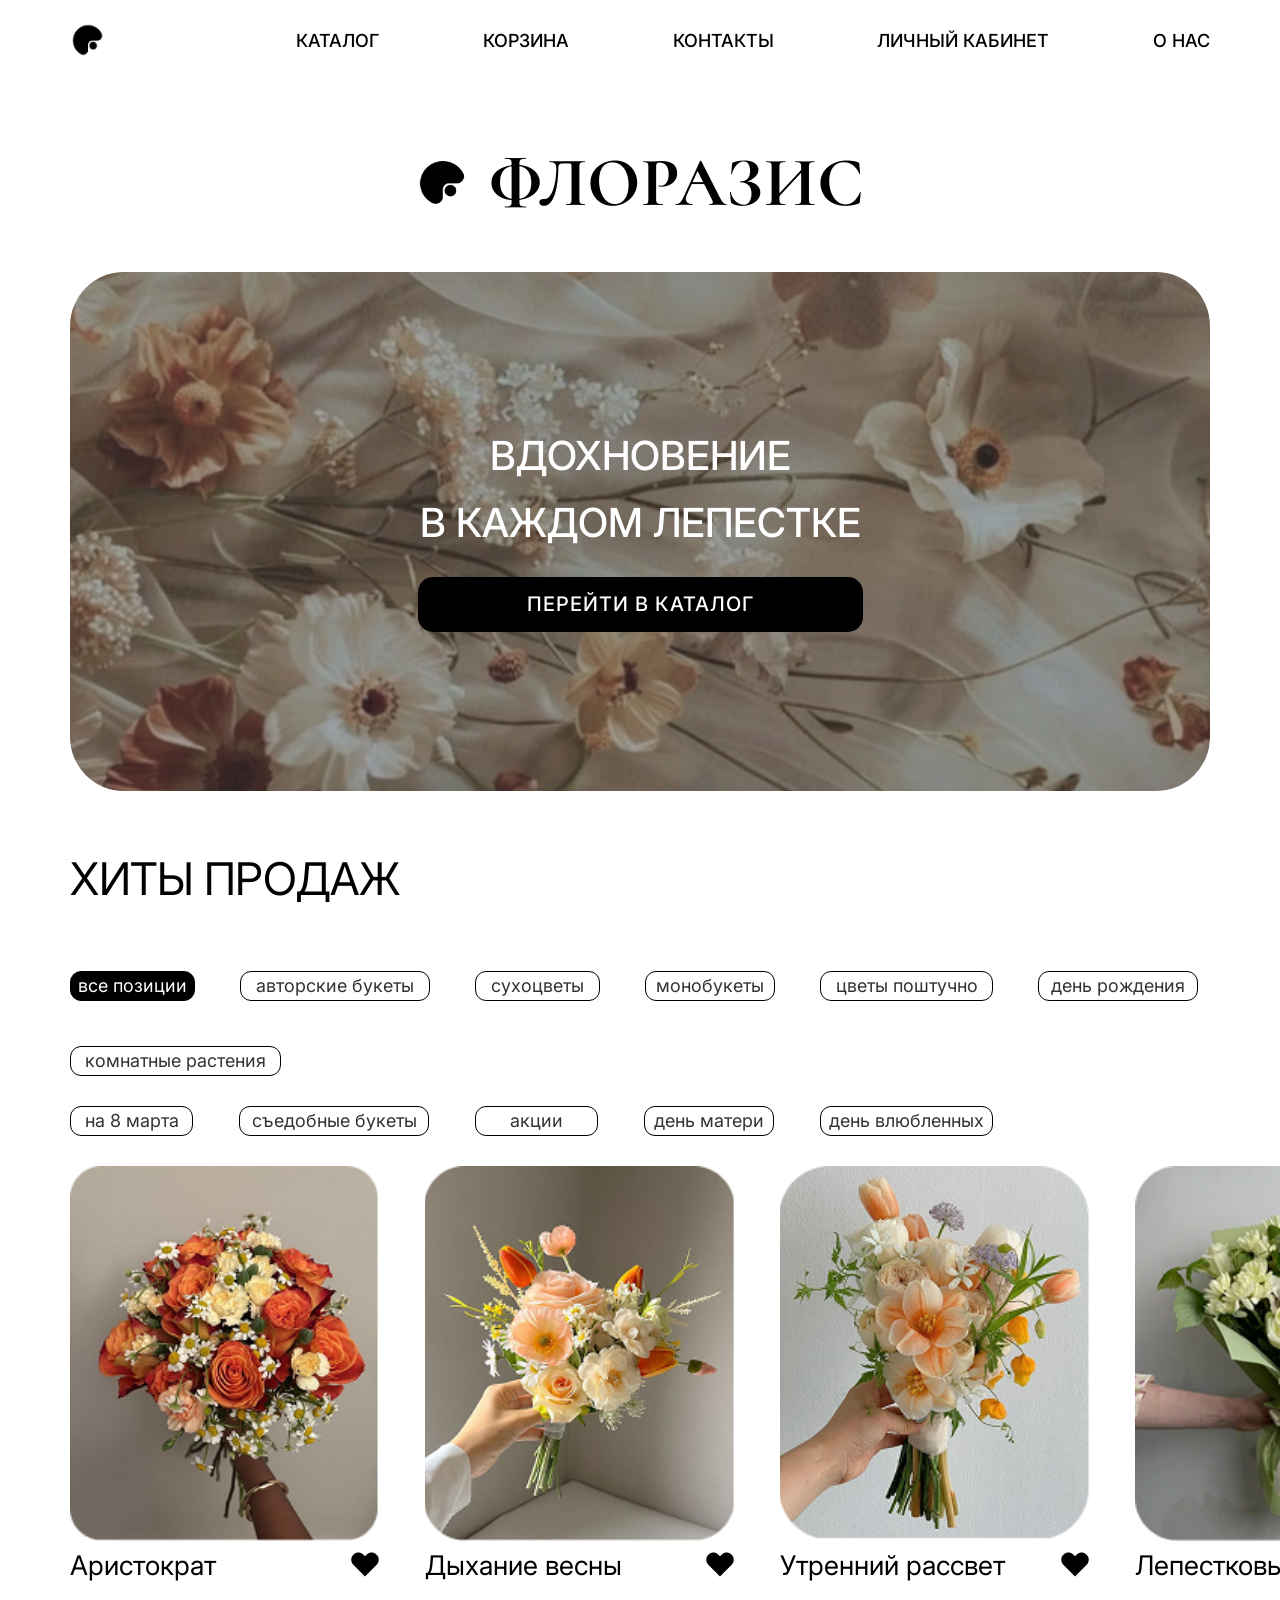
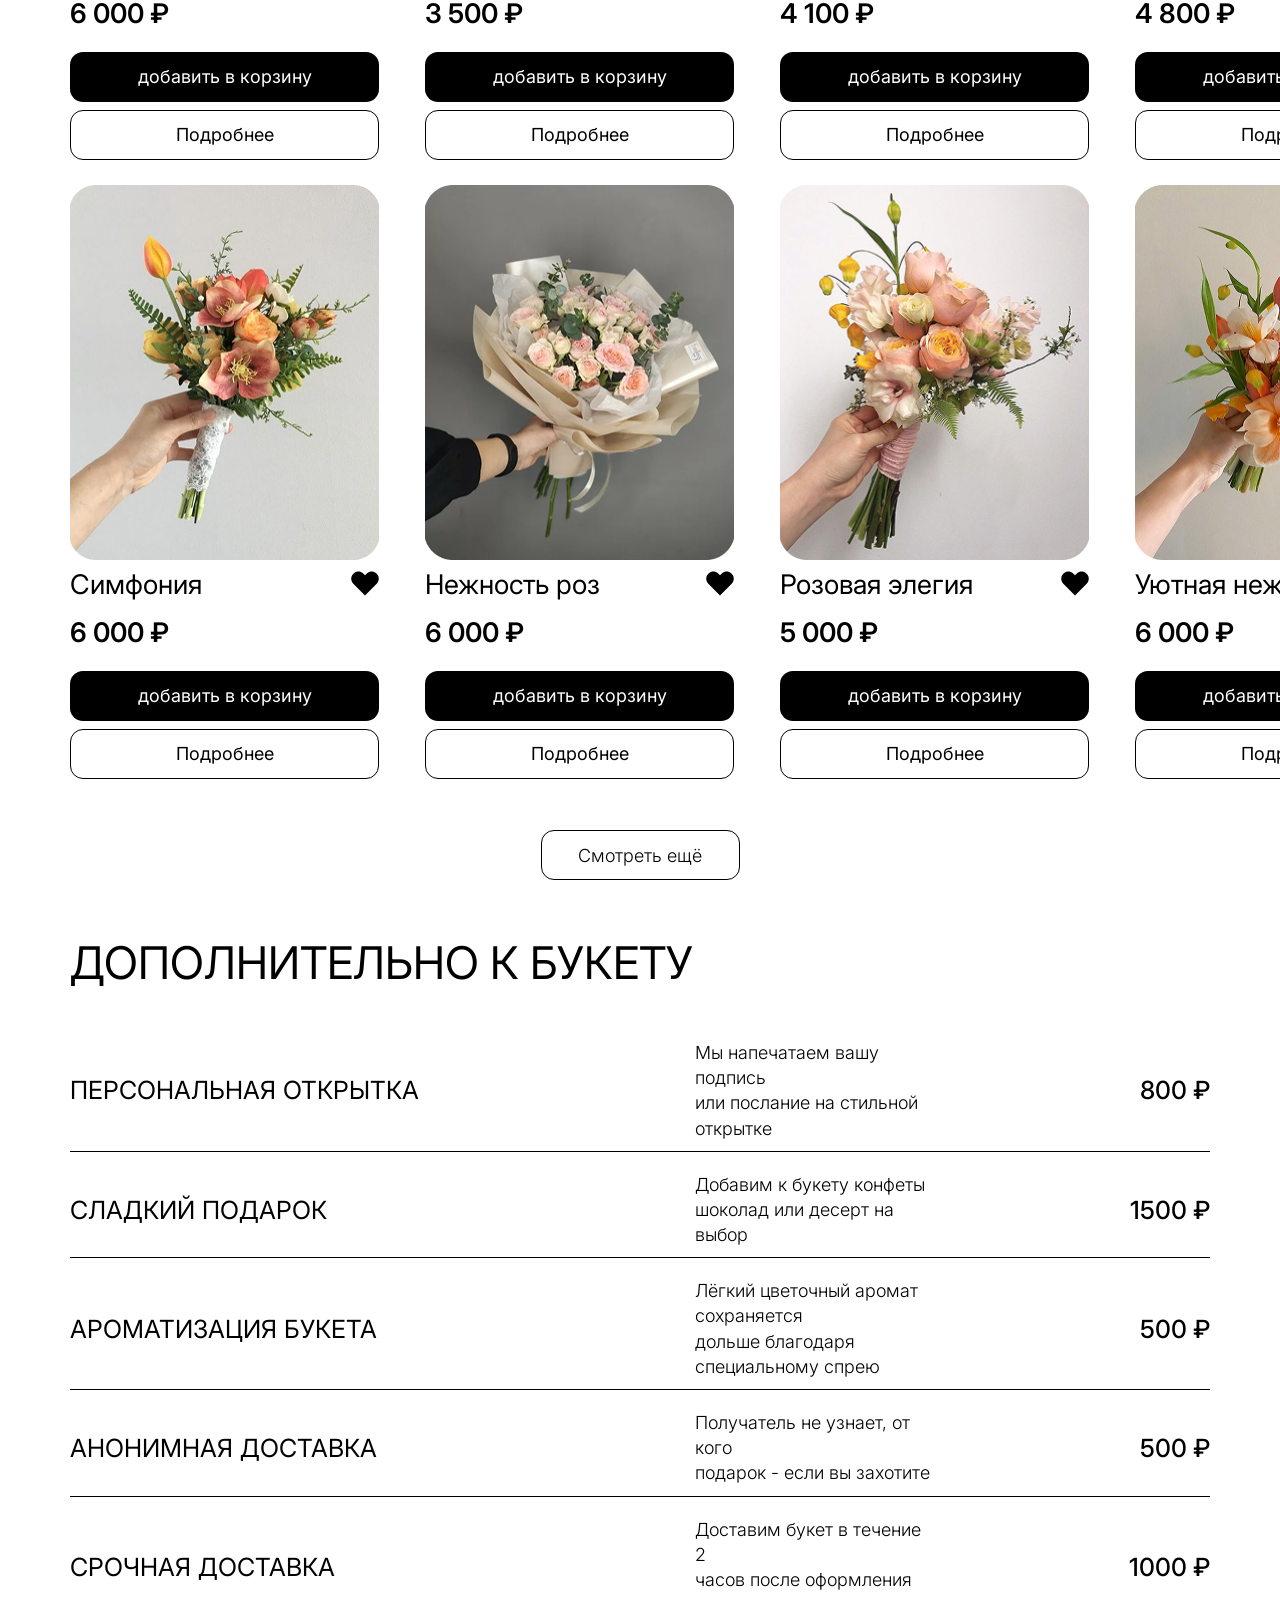
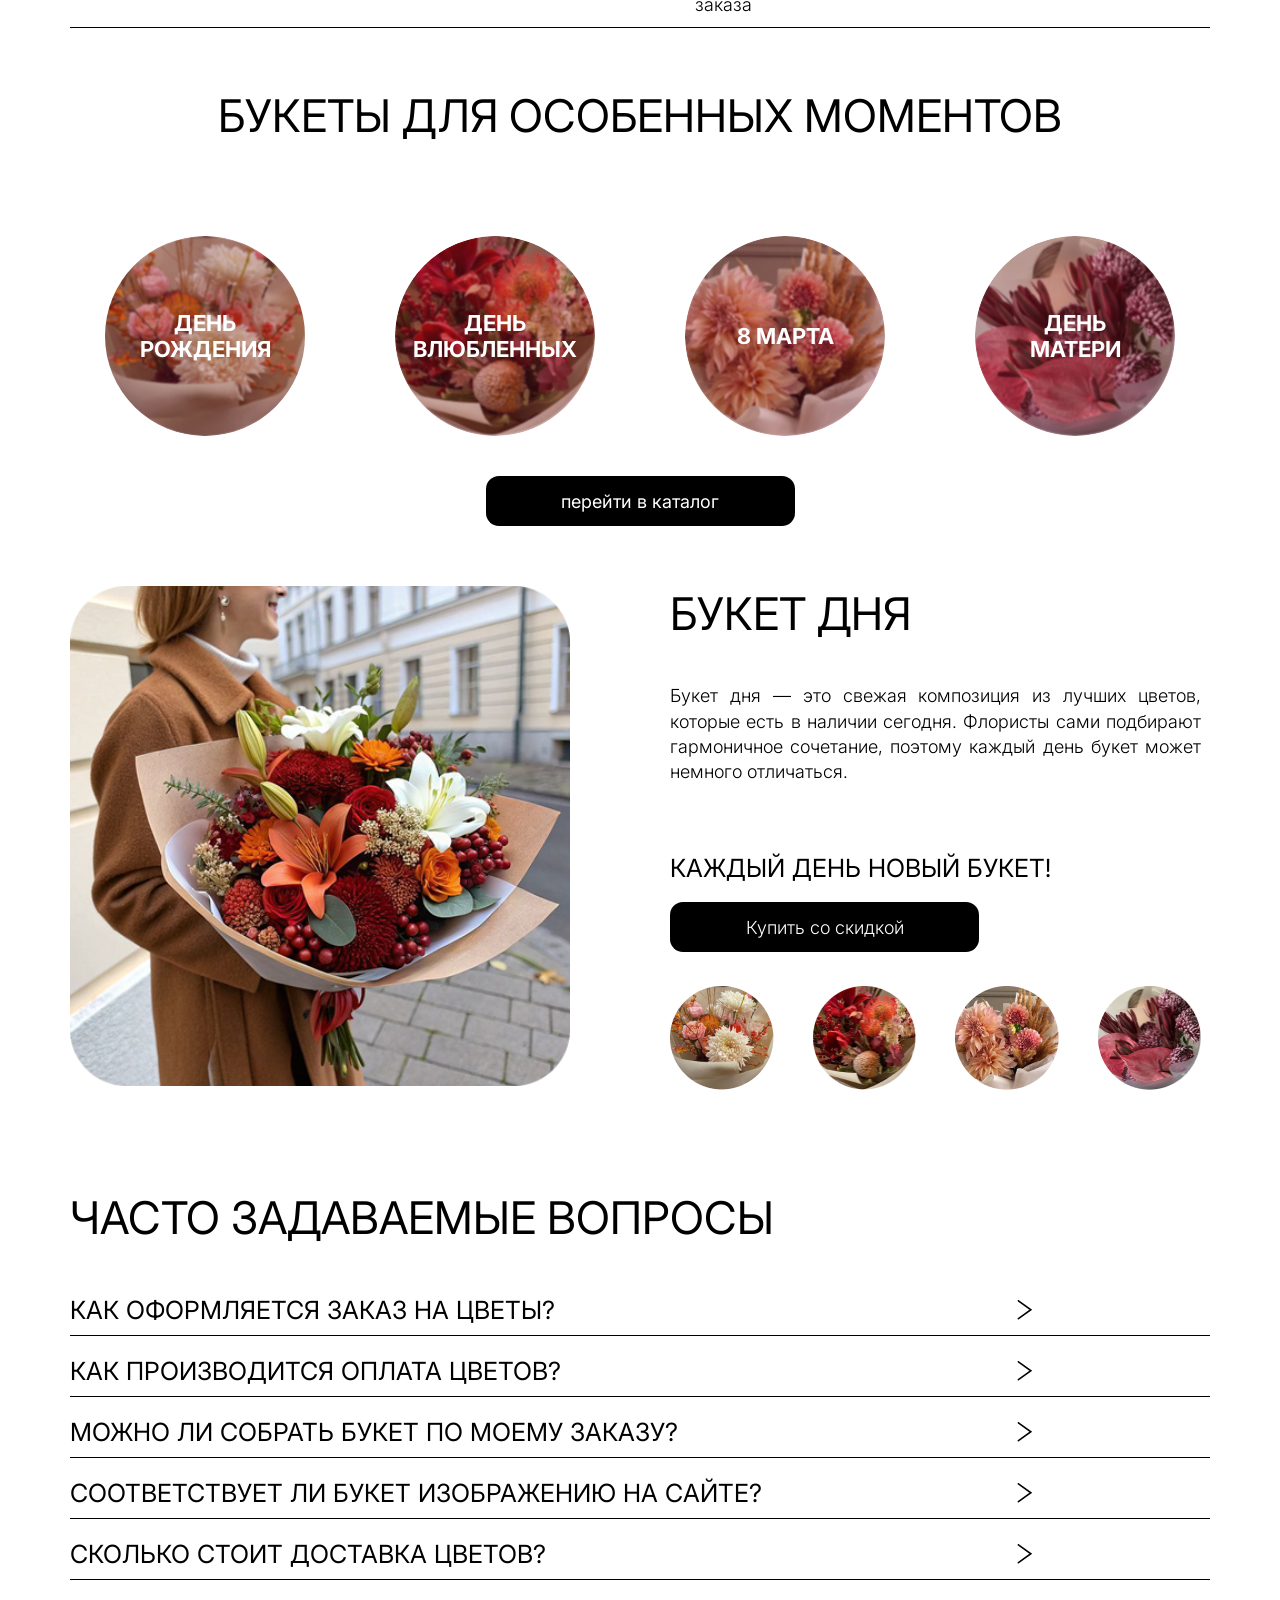
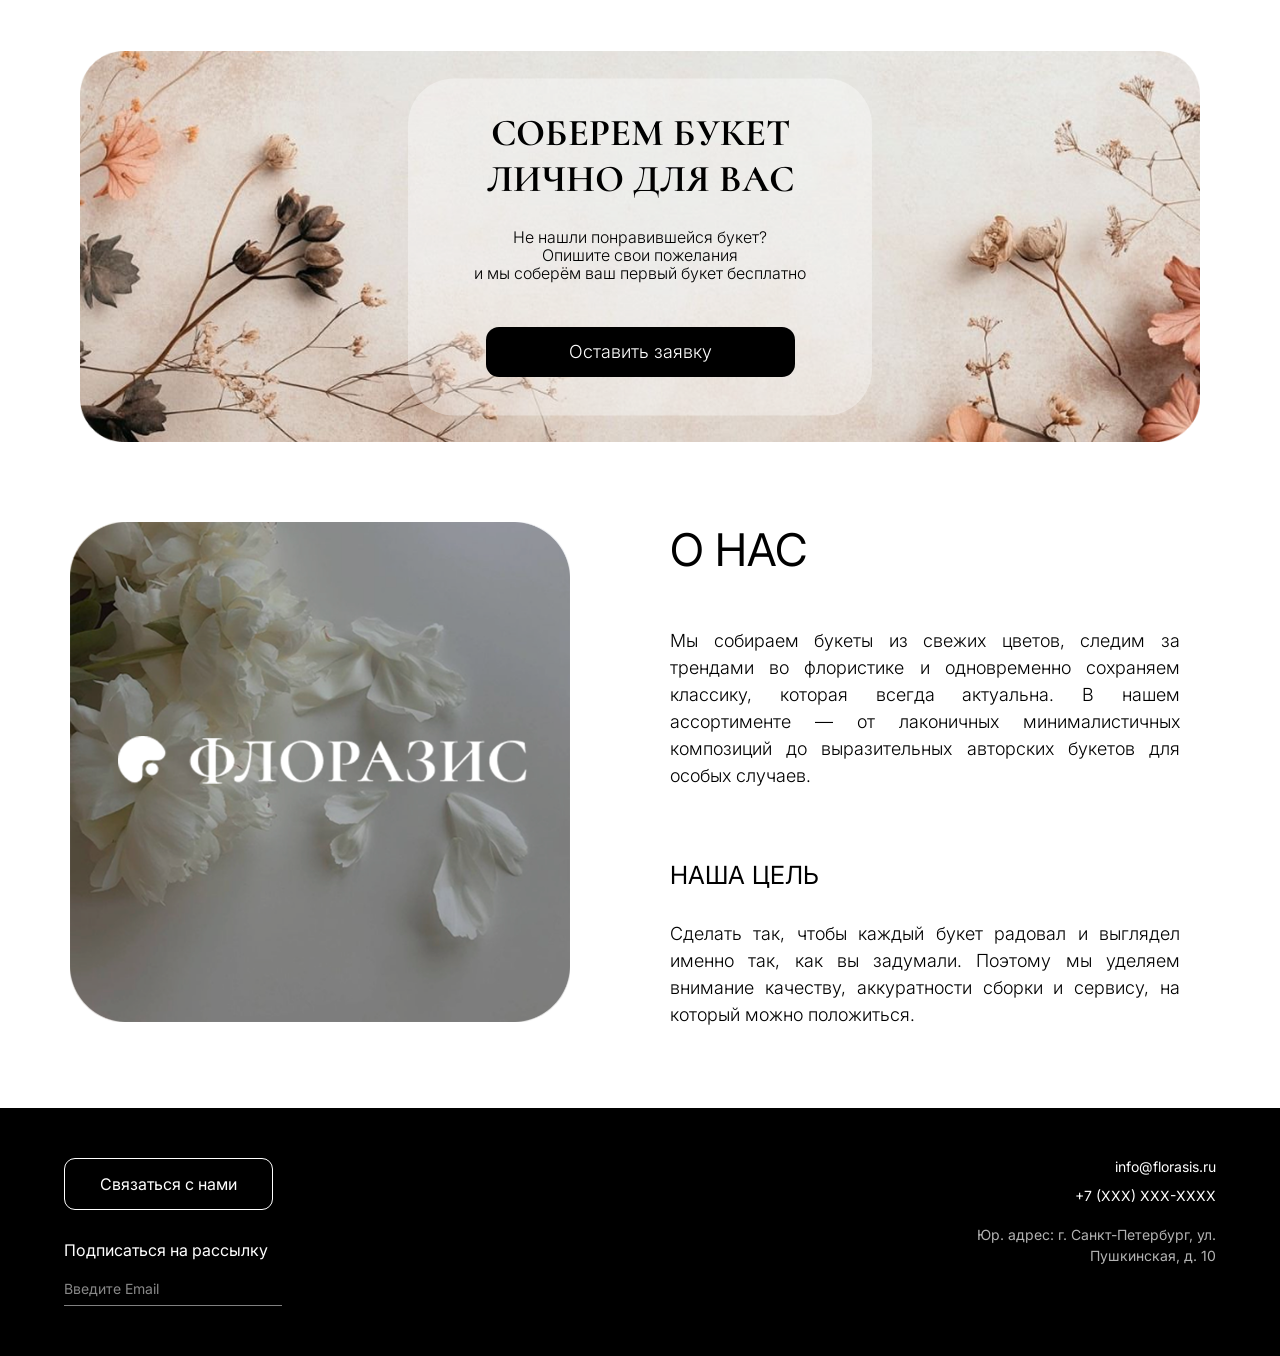
<file: index.html>
<!DOCTYPE html>
<html lang="en">
<head>
    <meta charset="UTF-8">
    <meta name="viewport" content="width=device-width, initial-scale=1.0">
    <link rel="preconnect" href="https://fonts.googleapis.com">
    <link rel="preconnect" href="https://fonts.gstatic.com" crossorigin>
    <link href="https://fonts.googleapis.com/css2?family=Cormorant:ital,wght@0,300..700;1,300..700&family=Inter:ital,opsz,wght@0,14..32,100..900;1,14..32,100..900&display=swap" rel="stylesheet">
    <link rel="preconnect" href="https://fonts.googleapis.com">
    <link rel="preconnect" href="https://fonts.gstatic.com" crossorigin>
    <link href="https://fonts.googleapis.com/css2?family=Inter:ital,opsz,wght@0,14..32,100..900;1,14..32,100..900&display=swap" rel="stylesheet">
    <link rel="stylesheet" type="text/css" href="main/style.css">
    <link rel="stylesheet" type="text/css" href="adaptive.css">
    <link rel="stylesheet" type="text/css" href="header.css">
    <title>Главная страница</title>
</head>

<body>
    <div class="container">
        <header>
            <div class="logo-wrapper">
                <a href="index.html"><img src="main/image/1.png" alt="Logo" class="logo-image"></a>
            </div>

            <nav class="navigation">
                <ol>
                    <li><a href="catalog.html">Каталог</a></li>
                    <li><a href="cart.html">Корзина</a></li>
                    <li><a href="#">Контакты</a></li>
                    <li><a href="account.html">Личный кабинет</a></li>
                    <li><a href="index.html">О нас</a></li>
                </ol>
            </nav>

            <button class="burger-btn" id="burgerBtn">
                <span></span>
                <span></span>
                <span></span>
            </button>
        </header>

        <div class="mobile-menu" id="mobileMenu">
            <button class="close-btn" id="closeBtn">✕</button>
            <nav>
                <ul>
                    <li><a href="catalog.html">Каталог</a></li>
                    <li><a href="cart.html">Корзина</a></li>
                    <li><a href="#">Контакты</a></li>
                    <li><a href="account.html">Личный кабинет</a></li>
                    <li><a href="index.html">О нас</a></li>
                </ul>
            </nav>
        </div>

        <div class="menu-overlay" id="menuOverlay"></div>

        <section class="hero">
            <div class="hero-header">
                <img src="main/image/1.png" alt="Logo" class="hero-logo">
                <h1 class="hero-title">Флоразис</h1>
            </div>
            <div class="hero-image-wrapper">
                 <img src="main/image/2.jpg" alt="Главное фото" class="hero-image">
                 <div class="hero-overlay">
                     <div class="hero-subtitle">
                        <span>ВДОХНОВЕНИЕ</span>
                         <span>В КАЖДОМ ЛЕПЕСТКЕ</span>
                    </div>
                    <a href="catalog.html" class="btn" style="display:flex;align-items:center;justify-content:center;text-decoration:none;">ПЕРЕЙТИ В КАТАЛОГ</a>
                 </div>
             </div>
        </section>

        <section class="hits">
            <h2 class="hits-title">ХИТЫ ПРОДАЖ</h2>
            <div class="hits-filters">
                <div class="filters-row">
                    <button class="filter-btn active" style="width: 125px; height: 30px;">все позиции</button>
                    <button class="filter-btn" style="width: 190px; height: 30px;">авторские букеты</button>
                    <button class="filter-btn" style="width: 125px; height: 30px;">сухоцветы</button>
                    <button class="filter-btn" style="width: 130px; height: 30px;">монобукеты</button>
                    <button class="filter-btn" style="width: 173px; height: 30px;">цветы поштучно</button>
                    <button class="filter-btn" style="width: 160px; height: 30px;">день рождения</button>
                    <button class="filter-btn" style="width: 211px; height: 30px;">комнатные растения</button>
                </div>
                <div class="filters-row">
                    <button class="filter-btn" style="width: 123px; height: 30px;">на 8 марта</button>
                    <button class="filter-btn" style="width: 190px; height: 30px;">съедобные букеты</button>
                    <button class="filter-btn" style="width: 123px; height: 30px;">акции</button>
                    <button class="filter-btn" style="width: 130px; height: 30px;">день матери</button>
                    <button class="filter-btn" style="width: 173px; height: 30px;">день влюбленных</button>
                </div>
            </div>
        </section>

        <section class="products-section">
            <div class="products-grid">
                <div class="product-card">
                    <img src="main/image/3.png" alt="Product" class="product-image">
                    <div class="product-content">
                        <div class="product-header">
                            <h3 class="product-title">Аристократ</h3>
                            <img src="main/image/7.svg" alt="Избранное" class="product-like">
                        </div>
                        <div class="product-price">6 000 ₽</div>
                        <button class="product-button-cart">добавить в корзину</button>
                        <a href="cartochka.html" class="product-button-details">Подробнее</a>
                    </div>
                </div>
                <div class="product-card">
                    <img src="main/image/4.png" alt="Product" class="product-image">
                    <div class="product-content">
                        <div class="product-header">
                            <h3 class="product-title">Дыхание весны</h3>
                            <img src="main/image/7.svg" alt="Избранное" class="product-like">
                        </div>
                        <div class="product-price">3 500 ₽</div>
                        <button class="product-button-cart">добавить в корзину</button>
                        <a href="cartochka.html" class="product-button-details">Подробнее</a>
                    </div>
                </div>
                <div class="product-card">
                    <img src="main/image/5.png" alt="Product" class="product-image">
                    <div class="product-content">
                        <div class="product-header">
                            <h3 class="product-title">Утренний рассвет</h3>
                            <img src="main/image/7.svg" alt="Избранное" class="product-like">
                        </div>
                        <div class="product-price">4 100 ₽</div>
                        <button class="product-button-cart">добавить в корзину</button>
                        <a href="cartochka.html" class="product-button-details">Подробнее</a>
                    </div>
                </div>
                <div class="product-card">
                    <img src="main/image/6.png" alt="Product" class="product-image">
                    <div class="product-content">
                        <div class="product-header">
                            <h3 class="product-title">Лепестковый сон</h3>
                            <img src="main/image/7.svg" alt="Избранное" class="product-like">
                        </div>
                        <div class="product-price">4 800 ₽</div>
                        <button class="product-button-cart">добавить в корзину</button>
                        <a href="cartochka.html" class="product-button-details">Подробнее</a>
                    </div>
                </div>
            </div>
        </section>

        <section class="products-section">
            <div class="products-grid">
                <div class="product-card">
                    <img src="main/image/8.png" alt="Product" class="product-image">
                    <div class="product-content">
                        <div class="product-header">
                            <h3 class="product-title">Симфония</h3>
                            <img src="main/image/7.svg" alt="Избранное" class="product-like">
                        </div>
                        <div class="product-price">6 000 ₽</div>
                        <button class="product-button-cart">добавить в корзину</button>
                        <a href="cartochka.html" class="product-button-details">Подробнее</a>
                    </div>
                </div>
                <div class="product-card">
                    <img src="main/image/9.png" alt="Product" class="product-image">
                    <div class="product-content">
                        <div class="product-header">
                            <h3 class="product-title">Нежность роз</h3>
                            <img src="main/image/7.svg" alt="Избранное" class="product-like">
                        </div>
                        <div class="product-price">6 000 ₽</div>
                        <button class="product-button-cart">добавить в корзину</button>
                        <a href="cartochka.html" class="product-button-details">Подробнее</a>
                    </div>
                </div>
                <div class="product-card">
                    <img src="main/image/10.png" alt="Product" class="product-image">
                    <div class="product-content">
                        <div class="product-header">
                            <h3 class="product-title">Розовая элегия</h3>
                            <img src="main/image/7.svg" alt="Избранное" class="product-like">
                        </div>
                        <div class="product-price">5 000 ₽</div>
                        <button class="product-button-cart">добавить в корзину</button>
                        <a href="cartochka.html" class="product-button-details">Подробнее</a>
                    </div>
                </div>
                <div class="product-card">
                    <img src="main/image/11.png" alt="Product" class="product-image">
                    <div class="product-content">
                        <div class="product-header">
                            <h3 class="product-title">Уютная нежность</h3>
                            <img src="main/image/7.svg" alt="Избранное" class="product-like">
                        </div>
                        <div class="product-price">6 000 ₽</div>
                        <button class="product-button-cart">добавить в корзину</button>
                        <a href="cartochka.html" class="product-button-details">Подробнее</a>
                    </div>
                </div>
            </div>
            <div class="view-more-wrapper">
                <a href="#" class="view-more-btn">Смотреть ещё</a>
            </div>
        </section>

        <section class="additional-section">
            <h2 class="additional-title">ДОПОЛНИТЕЛЬНО К БУКЕТУ</h2>
            
            <div class="additional-row">
                <div class="additional-item">
                    <h3 class="additional-item-title">ПЕРСОНАЛЬНАЯ ОТКРЫТКА</h3>
                </div>
                <div class="additional-description">
                    <p>Мы напечатаем вашу подпись<br>или послание на стильной открытке</p>
                </div>
                <div class="additional-price">800 ₽</div>
            </div>
            <div class="additional-line"></div>
            
            <div class="additional-row">
                <div class="additional-item">
                    <h3 class="additional-item-title">СЛАДКИЙ ПОДАРОК</h3>
                </div>
                <div class="additional-description">
                    <p>Добавим к букету конфеты<br>шоколад или десерт на выбор</p>
                </div>
                <div class="additional-price">1500 ₽</div>
            </div>
            <div class="additional-line"></div>
            
            <div class="additional-row">
                <div class="additional-item">
                    <h3 class="additional-item-title">АРОМАТИЗАЦИЯ БУКЕТА</h3>
                </div>
                <div class="additional-description">
                    <p>Лёгкий цветочный аромат сохраняется <br>дольше благодаря специальному спрею</p>
                </div>
                <div class="additional-price">500 ₽</div>
            </div>
            <div class="additional-line"></div>
            
            <div class="additional-row">
                <div class="additional-item">
                    <h3 class="additional-item-title">АНОНИМНАЯ ДОСТАВКА</h3>
                </div>
                <div class="additional-description">
                    <p>Получатель не узнает, от кого<br>подарок - если вы захотите</p>
                </div>
                <div class="additional-price">500 ₽</div>
            </div>
            <div class="additional-line"></div>
            
            <div class="additional-row">
                <div class="additional-item">
                    <h3 class="additional-item-title">СРОЧНАЯ ДОСТАВКА</h3>
                </div>
                <div class="additional-description">
                    <p>Доставим букет в течение 2<br>часов после оформления заказа</p>
                </div>
                <div class="additional-price">1000 ₽</div>
            </div>
            <div class="additional-line"></div>
        </section>

        <section class="special-moments-section">
            <div style="height: 40px;"></div>
            <h2 class="special-moments-title">БУКЕТЫ ДЛЯ ОСОБЕННЫХ МОМЕНТОВ</h2>
            
            <div class="moments-grid">
                <button class="moment-card">
                    <img src="main/image/12.png" alt="День рождения" class="moment-image">
                    <div class="moment-overlay">ДЕНЬ<br>РОЖДЕНИЯ</div>
                </button>
                <button class="moment-card">
                    <img src="main/image/13.png" alt="День влюбленных" class="moment-image">
                    <div class="moment-overlay">ДЕНЬ<br>ВЛЮБЛЕННЫХ</div>
                </button>
                <button class="moment-card">
                    <img src="main/image/14.png" alt="8 марта" class="moment-image">
                    <div class="moment-overlay">8 МАРТА</div>
                </button>
                <button class="moment-card">
                    <img src="main/image/15.png" alt="День матери" class="moment-image">
                    <div class="moment-overlay">ДЕНЬ<br>МАТЕРИ</div>
                </button>
            </div>
            
            <div class="moments-cart-button-wrapper">
                <button class="moments-cart-btn">перейти в каталог</button>
            </div>
        </section>

        <section class="daily-bouquet-section">
            <div class="daily-bouquet-container">
                <div class="daily-bouquet-left">
                    <img src="main/image/20.png" alt="Букет дня" class="daily-bouquet-main-image">
                </div>
                <div class="daily-bouquet-right">
                    <h2 class="daily-bouquet-title">БУКЕТ ДНЯ</h2>
                    <p class="daily-bouquet-description">
                        Букет дня — это свежая композиция из лучших цветов, которые есть в наличии сегодня. Флористы сами подбирают гармоничное сочетание, поэтому каждый день букет может немного отличаться.
                    </p>
                    <div class="daily-bouquet-quote">КАЖДЫЙ ДЕНЬ НОВЫЙ БУКЕТ!</div>
                    <button class="daily-bouquet-btn">Купить со скидкой</button>
                </div>
            </div>
            <div class="daily-bouquet-gallery">
                <img src="main/image/16.png" alt="Букет 1" class="gallery-image">
                <img src="main/image/17.png" alt="Букет 2" class="gallery-image">
                <img src="main/image/18.png" alt="Букет 3" class="gallery-image">
                <img src="main/image/19.png" alt="Букет 4" class="gallery-image">
            </div>
        </section>

        <section class="faq-section">
            <div style="height: 100px;"></div>
            <h2 class="faq-title">ЧАСТО ЗАДАВАЕМЫЕ ВОПРОСЫ</h2>
            
            <div class="faq-item">
                <div class="faq-question-wrapper">
                    <div class="faq-question">КАК ОФОРМЛЯЕТСЯ ЗАКАЗ НА ЦВЕТЫ?</div>
                    <button class="faq-toggle">
                        <img src="main/image/21.svg" alt="toggle">
                    </button>
                </div>
                <div class="faq-line"></div>
            </div>
            
            <div class="faq-item">
                <div class="faq-question-wrapper">
                    <div class="faq-question">КАК ПРОИЗВОДИТСЯ ОПЛАТА ЦВЕТОВ?</div>
                    <button class="faq-toggle">
                        <img src="main/image/21.svg" alt="toggle">
                    </button>
                </div>
                <div class="faq-line"></div>
            </div>
            
            <div class="faq-item">
                <div class="faq-question-wrapper">
                    <div class="faq-question">МОЖНО ЛИ СОБРАТЬ БУКЕТ ПО МОЕМУ ЗАКАЗУ?</div>
                    <button class="faq-toggle">
                        <img src="main/image/21.svg" alt="toggle">
                    </button>
                </div>
                <div class="faq-line"></div>
            </div>
            
            <div class="faq-item">
                <div class="faq-question-wrapper">
                    <div class="faq-question">СООТВЕТСТВУЕТ ЛИ БУКЕТ ИЗОБРАЖЕНИЮ НА САЙТЕ?</div>
                    <button class="faq-toggle">
                        <img src="main/image/21.svg" alt="toggle">
                    </button>
                </div>
                <div class="faq-line"></div>
            </div>
            
            <div class="faq-item">
                <div class="faq-question-wrapper">
                    <div class="faq-question">СКОЛЬКО СТОИТ ДОСТАВКА ЦВЕТОВ?</div>
                    <button class="faq-toggle">
                        <img src="main/image/21.svg" alt="toggle">
                    </button>
                </div>
                <div class="faq-line"></div>
            </div>
        </section>

        <div class="custom-bouquet-wrap">
            <section class="custom-bouquet-section">
                <div class="custom-bouquet-wrapper">
                    <img src="main/image/22.png" alt="Букет" class="custom-bouquet-image">
                    <div class="custom-bouquet-overlay">
                        <div class="custom-bouquet-card"></div>
                        <h2 class="custom-bouquet-title">СОБЕРЕМ БУКЕТ<br>ЛИЧНО ДЛЯ ВАС</h2>
                        <div class="custom-bouquet-description">
                            <p>Не нашли понравившейся букет?</p>
                            <p>Опишите свои пожелания</p>
                            <p>и мы соберём ваш первый букет бесплатно</p>
                        </div>
                        <button class="custom-bouquet-btn">Оставить заявку</button>
                    </div>
                </div>
            </section>
        </div>

        <div style="height: 80px;"></div>
        <section class="about-section">
            <div class="about-container">
                <div class="about-left">
                    <img src="main/image/24.png" alt="О нас" class="about-image">
                </div>
                <div class="about-right-blocks">
                    <div class="about-block about-block-title">
                        <h2 class="about-title">О НАС</h2>
                    </div>
                    <div class="about-block about-block-text1">
                        <p class="about-text">
                            Мы собираем букеты из свежих цветов, следим за трендами во флористике и одновременно сохраняем классику, которая всегда актуальна. В нашем ассортименте — от лаконичных минималистичных композиций до выразительных авторских букетов для особых случаев.
                        </p>
                    </div>
                    <div class="about-block about-block-subtitle">
                        <h3 class="about-subtitle">НАША ЦЕЛЬ</h3>
                    </div>
                    <div class="about-block about-block-text2">
                        <p class="about-text">
                            Сделать так, чтобы каждый букет радовал и выглядел именно так, как вы задумали. Поэтому мы уделяем внимание качеству, аккуратности сборки и сервису, на который можно положиться.
                        </p>
                    </div>
                </div>
            </div>
        </section>
    </div> 

<div style="height: 80px;"></div>
<footer class="footer">
    <div class="footer-container">
        <div class="footer-left">
            <button class="footer-contact-btn">Связаться с нами</button>
            <p class="footer-subscribe-title">Подписаться на рассылку</p>
            <div class="email-wrapper">
                <input type="email" placeholder="Введите Email" class="footer-email-input">
                <div class="footer-email-line"></div>
            </div>
        </div>
        <div class="footer-right">
            <p class="footer-email-link">info@florasis.ru</p>
            <p class="footer-phone">+7 (XXX) XXX-XXXX</p>
            <p class="footer-address-line">Юр. адрес: г. Санкт-Петербург, ул.</p>
            <p class="footer-address-line">Пушкинская, д. 10</p>
        </div>
    </div>
</footer>


    
<script>
    (function() {
        const burger = document.getElementById('burgerBtn');
        const mobileMenu = document.getElementById('mobileMenu');
        const overlay = document.getElementById('menuOverlay');
        const closeBtn = document.getElementById('closeBtn');
        
        if (!burger || !mobileMenu || !overlay) return;
        
        function closeMenu() {
            mobileMenu.classList.remove('open');
            overlay.classList.remove('active');
            burger.classList.remove('active');
            document.body.style.overflow = '';
        }
        
        function openMenu() {
            mobileMenu.classList.add('open');
            overlay.classList.add('active');
            burger.classList.add('active');
            document.body.style.overflow = 'hidden';
        }
        
        burger.addEventListener('click', function() {
            if (mobileMenu.classList.contains('open')) {
                closeMenu();
            } else {
                openMenu();
            }
        });
        
        if (closeBtn) {
            closeBtn.addEventListener('click', closeMenu);
        }

        overlay.addEventListener('click', closeMenu);
        
        const menuLinks = mobileMenu.querySelectorAll('a');
        menuLinks.forEach(function(link) {
            link.addEventListener('click', function(e) {
                closeMenu();
            });
        });
    })();
</script>

</body>
</html>
</file>
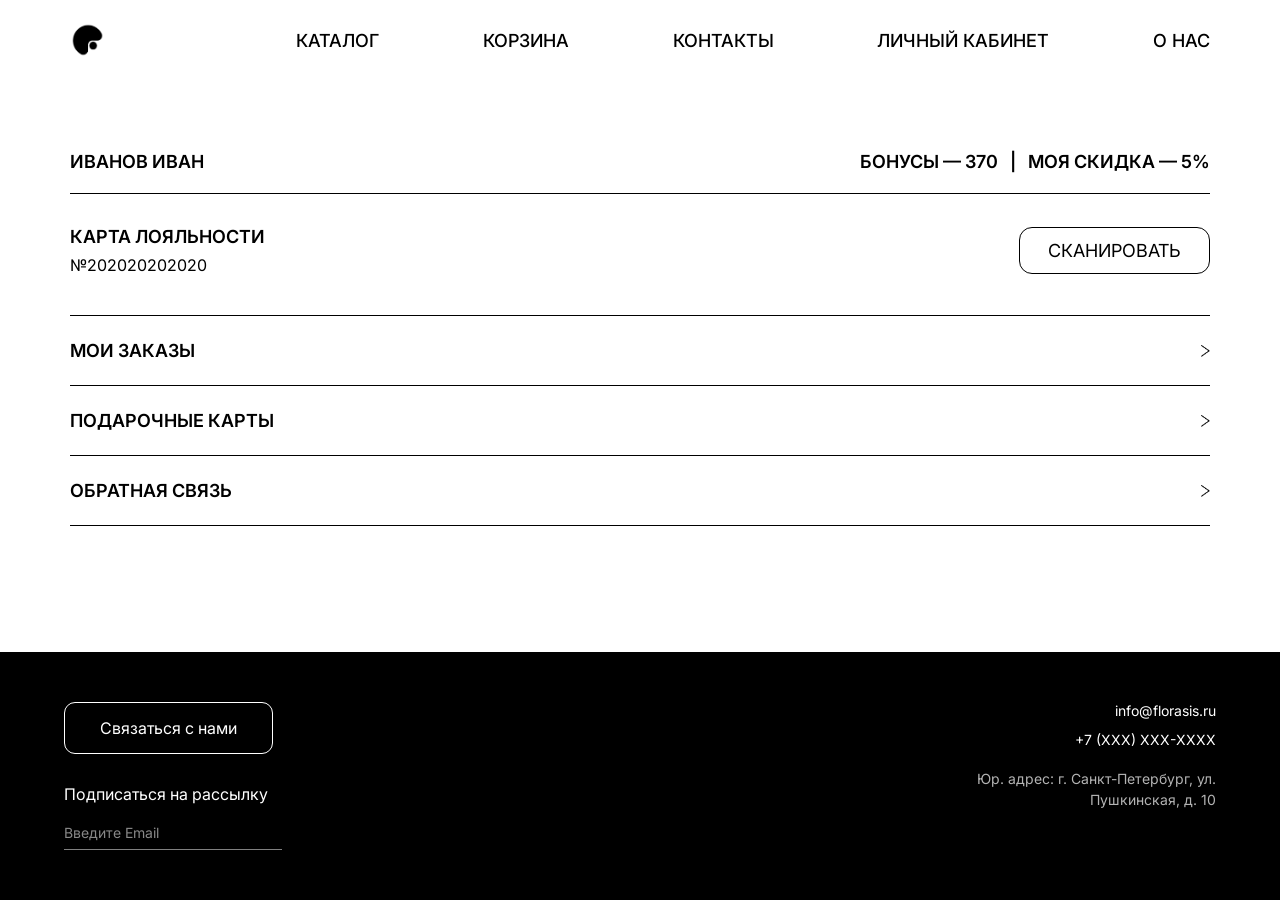
<file: account.html>
<!DOCTYPE html>
<html lang="ru">
<head>
    <meta charset="UTF-8">
    <meta name="viewport" content="width=device-width, initial-scale=1.0">
    <link rel="preconnect" href="https://fonts.googleapis.com">
    <link rel="preconnect" href="https://fonts.gstatic.com" crossorigin>
    <link href="https://fonts.googleapis.com/css2?family=Cormorant:ital,wght@0,300..700;1,300..700&family=Inter:ital,opsz,wght@0,14..32,100..900;1,14..32,100..900&display=swap" rel="stylesheet">
    <link rel="stylesheet" type="text/css" href="catalog/style3.css">
    <link rel="stylesheet" type="text/css" href="adaptive.css">
    <link rel="stylesheet" type="text/css" href="header.css">
    <title>Личный кабинет</title>
</head>
<body>
    <div class="container">
        <header>
            <div class="logo-wrapper">
                <a href="index.html"><img src="main/image/1.png" alt="Logo" class="logo-image"></a>
            </div>

            <nav class="navigation">
                <ol>
                    <li><a href="catalog.html">Каталог</a></li>
                    <li><a href="cart.html">Корзина</a></li>
                    <li><a href="#">Контакты</a></li>
                    <li><a href="account.html">Личный кабинет</a></li>
                    <li><a href="index.html">О нас</a></li>
                </ol>
            </nav>

            <button class="burger-btn" id="burgerBtn" type="button" aria-label="Меню">
                <span></span>
                <span></span>
                <span></span>
            </button>
        </header>

        <div class="mobile-menu" id="mobileMenu">
            <button class="close-btn" id="closeBtn" type="button" aria-label="Закрыть">✕</button>
            <nav>
                <ul>
                    <li><a href="catalog.html">Каталог</a></li>
                    <li><a href="cart.html">Корзина</a></li>
                    <li><a href="#">Контакты</a></li>
                    <li><a href="account.html">Личный кабинет</a></li>
                    <li><a href="index.html">О нас</a></li>
                </ul>
            </nav>
        </div>

        <div class="menu-overlay" id="menuOverlay"></div>

        <main class="account-page">
            <div class="account-profile">
                <p class="account-name">Иванов Иван</p>
                <div class="account-stats">
                    <span class="account-stat">Бонусы — 370</span>
                    <span class="account-stat-sep" aria-hidden="true">|</span>
                    <span class="account-stat">Моя скидка — 5%</span>
                </div>
            </div>

            <div class="account-loyalty">
                <div class="account-loyalty-info">
                    <p class="account-loyalty-title">Карта лояльности</p>
                    <p class="account-loyalty-number">№202020202020</p>
                </div>
                <button type="button" class="account-scan-btn">Сканировать</button>
            </div>

            <nav class="account-menu" aria-label="Разделы личного кабинета">
                <details class="account-menu-item">
                    <summary class="account-menu-row">
                        <span>Мои заказы</span>
                        <img src="catalog/images/vector-56.png" alt="" class="account-menu-arrow">
                    </summary>
                    <div class="account-orders">
                        <div class="account-order">
                            <span class="account-order-title">Заказ №123 от 20.04.2026</span>
                            <span class="account-order-status">Доставлен</span>
                        </div>
                        <div class="account-order">
                            <span class="account-order-title">Заказ №128 от 18.04.2026</span>
                            <span class="account-order-status">Доставлен</span>
                        </div>
                        <div class="account-order">
                            <span class="account-order-title">Заказ №135 от 25.04.2026</span>
                            <span class="account-order-status">Доставлен</span>
                        </div>
                        <div class="account-order">
                            <span class="account-order-title">Заказ №142 от 28.04.2026</span>
                            <span class="account-order-status account-order-status--active">В пути</span>
                        </div>
                    </div>
                </details>

                <a href="#" class="account-menu-row account-menu-link">
                    <span>Подарочные карты</span>
                    <img src="catalog/images/vector-56.png" alt="" class="account-menu-arrow">
                </a>

                <a href="#" class="account-menu-row account-menu-link">
                    <span>Обратная связь</span>
                    <img src="catalog/images/vector-56.png" alt="" class="account-menu-arrow">
                </a>
            </nav>
        </main>
    </div>

    <footer class="footer">
        <div class="footer-container">
            <div class="footer-left">
                <button type="button" class="footer-contact-btn">Связаться с нами</button>
                <p class="footer-subscribe-title">Подписаться на рассылку</p>
                <div class="email-wrapper">
                    <input type="email" placeholder="Введите Email" class="footer-email-input">
                    <div class="footer-email-line"></div>
                </div>
            </div>
            <div class="footer-right">
                <p class="footer-email-link">info@florasis.ru</p>
                <p class="footer-phone">+7 (XXX) XXX-XXXX</p>
                <p class="footer-address-line">Юр. адрес: г. Санкт-Петербург, ул.</p>
                <p class="footer-address-line">Пушкинская, д. 10</p>
            </div>
        </div>
    </footer>

    <script>
    (function() {
        const burger = document.getElementById('burgerBtn');
        const mobileMenu = document.getElementById('mobileMenu');
        const overlay = document.getElementById('menuOverlay');
        const closeBtn = document.getElementById('closeBtn');

        if (!burger || !mobileMenu || !overlay) return;

        function closeMenu() {
            mobileMenu.classList.remove('open');
            overlay.classList.remove('active');
            burger.classList.remove('active');
            document.body.style.overflow = '';
        }

        function openMenu() {
            mobileMenu.classList.add('open');
            overlay.classList.add('active');
            burger.classList.add('active');
            document.body.style.overflow = 'hidden';
        }

        burger.addEventListener('click', function() {
            if (mobileMenu.classList.contains('open')) {
                closeMenu();
            } else {
                openMenu();
            }
        });

        if (closeBtn) {
            closeBtn.addEventListener('click', closeMenu);
        }

        overlay.addEventListener('click', closeMenu);

        mobileMenu.querySelectorAll('a').forEach(function(link) {
            link.addEventListener('click', closeMenu);
        });
    })();
    </script>
</body>
</html>
</file>
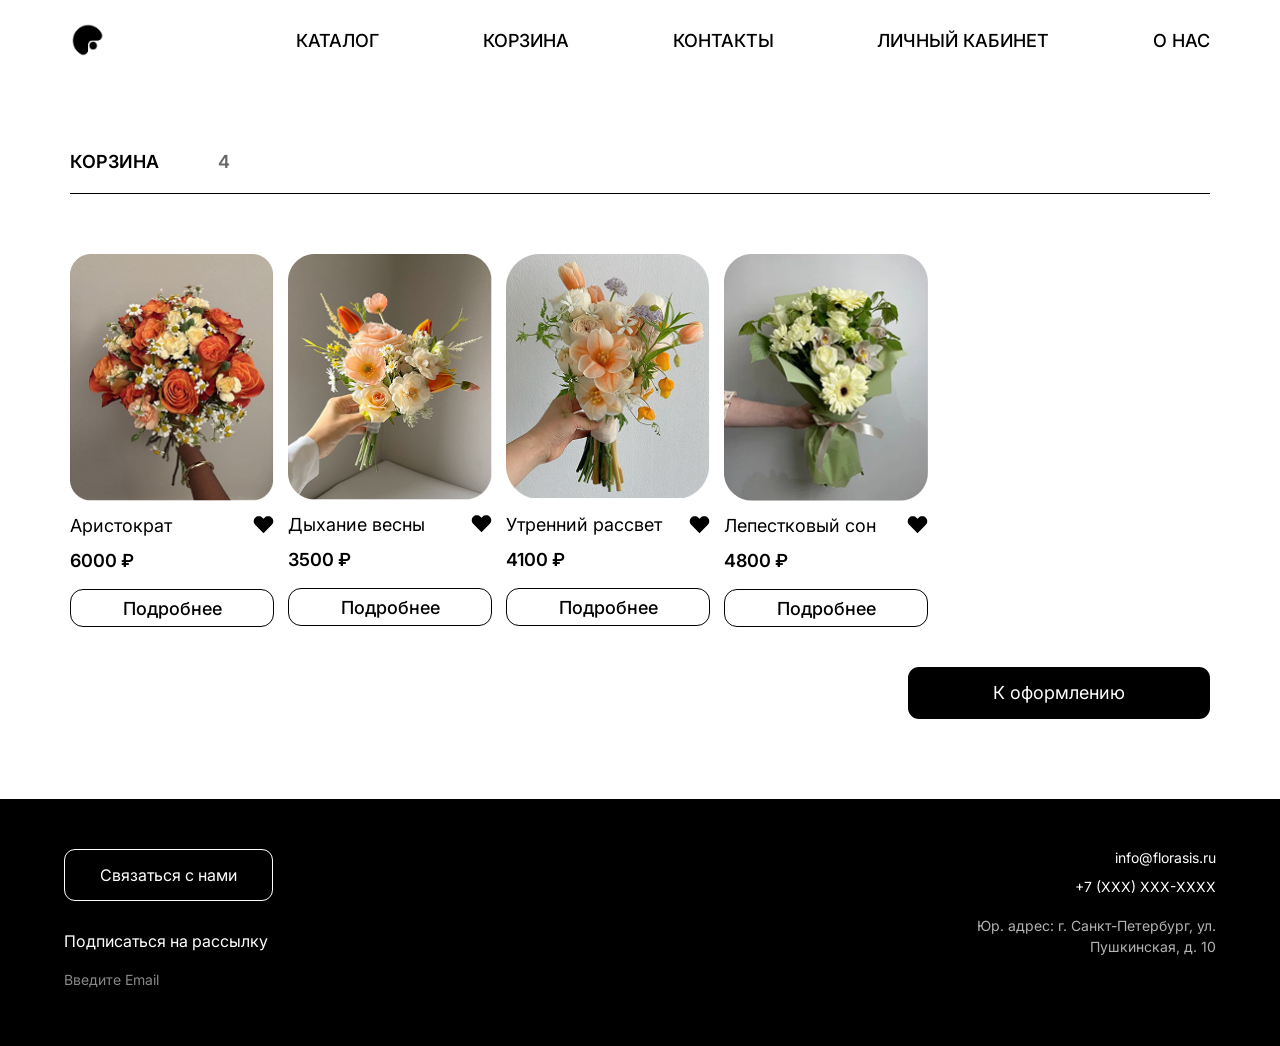
<file: cart.html>
<!DOCTYPE html>
<html lang="en">
<head>
    <meta charset="UTF-8">
    <meta name="viewport" content="width=device-width, initial-scale=1.0">
    <link rel="preconnect" href="https://fonts.googleapis.com">
    <link rel="preconnect" href="https://fonts.gstatic.com" crossorigin>
    <link href="https://fonts.googleapis.com/css2?family=Cormorant:ital,wght@0,300..700;1,300..700&family=Inter:ital,opsz,wght@0,14..32,100..900;1,14..32,100..900&display=swap" rel="stylesheet">
    <link rel="stylesheet" type="text/css" href="cart/style.css">
    <link rel="stylesheet" type="text/css" href="adaptive.css">
    <link rel="stylesheet" type="text/css" href="header.css">
    <title>Корзина</title>
</head>

<body>
    <div class="container">
        <header>
            <div class="logo-wrapper">
                <a href="index.html"><img src="main/image/1.png" alt="Logo" class="logo-image"></a>
            </div>

            <nav class="navigation">
                <ol>
                    <li><a href="catalog.html">Каталог</a></li>
                    <li><a href="cart.html">Корзина</a></li>
                    <li><a href="#">Контакты</a></li>
                    <li><a href="account.html">Личный кабинет</a></li>
                    <li><a href="index.html">О нас</a></li>
                </ol>
            </nav>

            <button class="burger-btn" id="burgerBtn">
                <span></span>
                <span></span>
                <span></span>
            </button>
        </header>

        <div class="mobile-menu" id="mobileMenu">
            <button class="close-btn" id="closeBtn">✕</button>
            <nav>
                <ul>
                    <li><a href="catalog.html">Каталог</a></li>
                    <li><a href="cart.html">Корзина</a></li>
                    <li><a href="#">Контакты</a></li>
                    <li><a href="account.html">Личный кабинет</a></li>
                    <li><a href="index.html">О нас</a></li>
                </ul>
            </nav>
        </div>

        <div class="menu-overlay" id="menuOverlay"></div>

        <section class="cart-section">
            <div class="cart-header">
                <h1 class="cart-title">Корзина</h1>
                <span class="cart-count">4</span>
            </div>
            <div class="cart-line"></div>
        </section>

        <section class="products-section">
            <div class="products-grid">
                <div class="product-card">
                    <img src="cart/image/2.png" alt="Product" class="product-image">
                    <div class="product-content">
                        <div class="product-header">
                            <h3 class="product-title">Аристократ</h3>
                            <img src="cart/image/6.svg" alt="Избранное" class="product-like">
                        </div>
                        <div class="product-price">6000 ₽</div>
                        <a href="cartochka.html" class="product-button">Подробнее</a>
                    </div>
                </div>
                <div class="product-card">
                    <img src="cart/image/3.png" alt="Product" class="product-image">
                    <div class="product-content">
                        <div class="product-header">
                            <h3 class="product-title">Дыхание весны</h3>
                            <img src="cart/image/6.svg" alt="Избранное" class="product-like">
                        </div>
                        <div class="product-price">3500 ₽</div>
                        <a href="cartochka.html" class="product-button">Подробнее</a>
                    </div>
                </div>
                <div class="product-card">
                    <img src="cart/image/4.png" alt="Product" class="product-image">
                    <div class="product-content">
                        <div class="product-header">
                            <h3 class="product-title">Утренний рассвет</h3>
                            <img src="cart/image/6.svg" alt="Избранное" class="product-like">
                        </div>
                        <div class="product-price">4100 ₽</div>
                        <a href="cartochka.html" class="product-button">Подробнее</a>
                    </div>
                </div>
                <div class="product-card">
                    <img src="cart/image/5.png" alt="Product" class="product-image">
                    <div class="product-content">
                        <div class="product-header">
                            <h3 class="product-title">Лепестковый сон</h3>
                            <img src="cart/image/6.svg" alt="Избранное" class="product-like">
                        </div>
                        <div class="product-price">4800 ₽</div>
                        <a href="cartochka.html" class="product-button">Подробнее</a>
                    </div>
                </div>
            </div>
            <div style="display: flex; justify-content: flex-end; margin-top: 40px;">
                <a href="checkout.html" class="checkout-button">К оформлению</a>
            </div>
        </section>
    </div>

    <footer class="footer">
    <div class="footer-container">
        <div class="footer-section">
            <button class="footer-contact-btn">Связаться с нами</button>
            <p class="footer-subscribe-title">Подписаться на рассылку</p>
            <input type="email" placeholder="Введите Email" class="footer-email-input">
            <div class="footer-line"></div>
        </div>

        <div class="footer-section footer-right">
            <p class="footer-email-link">info@florasis.ru</p>
            <p class="footer-phone">+7 (XXX) XXX-XXXX</p>
            <p class="footer-address-line">Юр. адрес: г. Санкт-Петербург, ул.</p>
            <p class="footer-address-line">Пушкинская, д. 10</p>
        </div>
    </div>
</footer>

    <script>
    (function() {
        const burger = document.getElementById('burgerBtn');
        const mobileMenu = document.getElementById('mobileMenu');
        const overlay = document.getElementById('menuOverlay');
        const closeBtn = document.getElementById('closeBtn');
        
        if (!burger || !mobileMenu || !overlay) return;
        
        function closeMenu() {
            mobileMenu.classList.remove('open');
            overlay.classList.remove('active');
            burger.classList.remove('active');
            document.body.style.overflow = '';
        }
        
        function openMenu() {
            mobileMenu.classList.add('open');
            overlay.classList.add('active');
            burger.classList.add('active');
            document.body.style.overflow = 'hidden';
        }
        
        burger.addEventListener('click', function() {
            if (mobileMenu.classList.contains('open')) {
                closeMenu();
            } else {
                openMenu();
            }
        });
        
        if (closeBtn) {
            closeBtn.addEventListener('click', closeMenu);
        }

        overlay.addEventListener('click', closeMenu);
        
        const menuLinks = mobileMenu.querySelectorAll('a');
        menuLinks.forEach(function(link) {
            link.addEventListener('click', function(e) {
                closeMenu();
            });
        });
    })();
    </script>
</body>
</html>
</file>
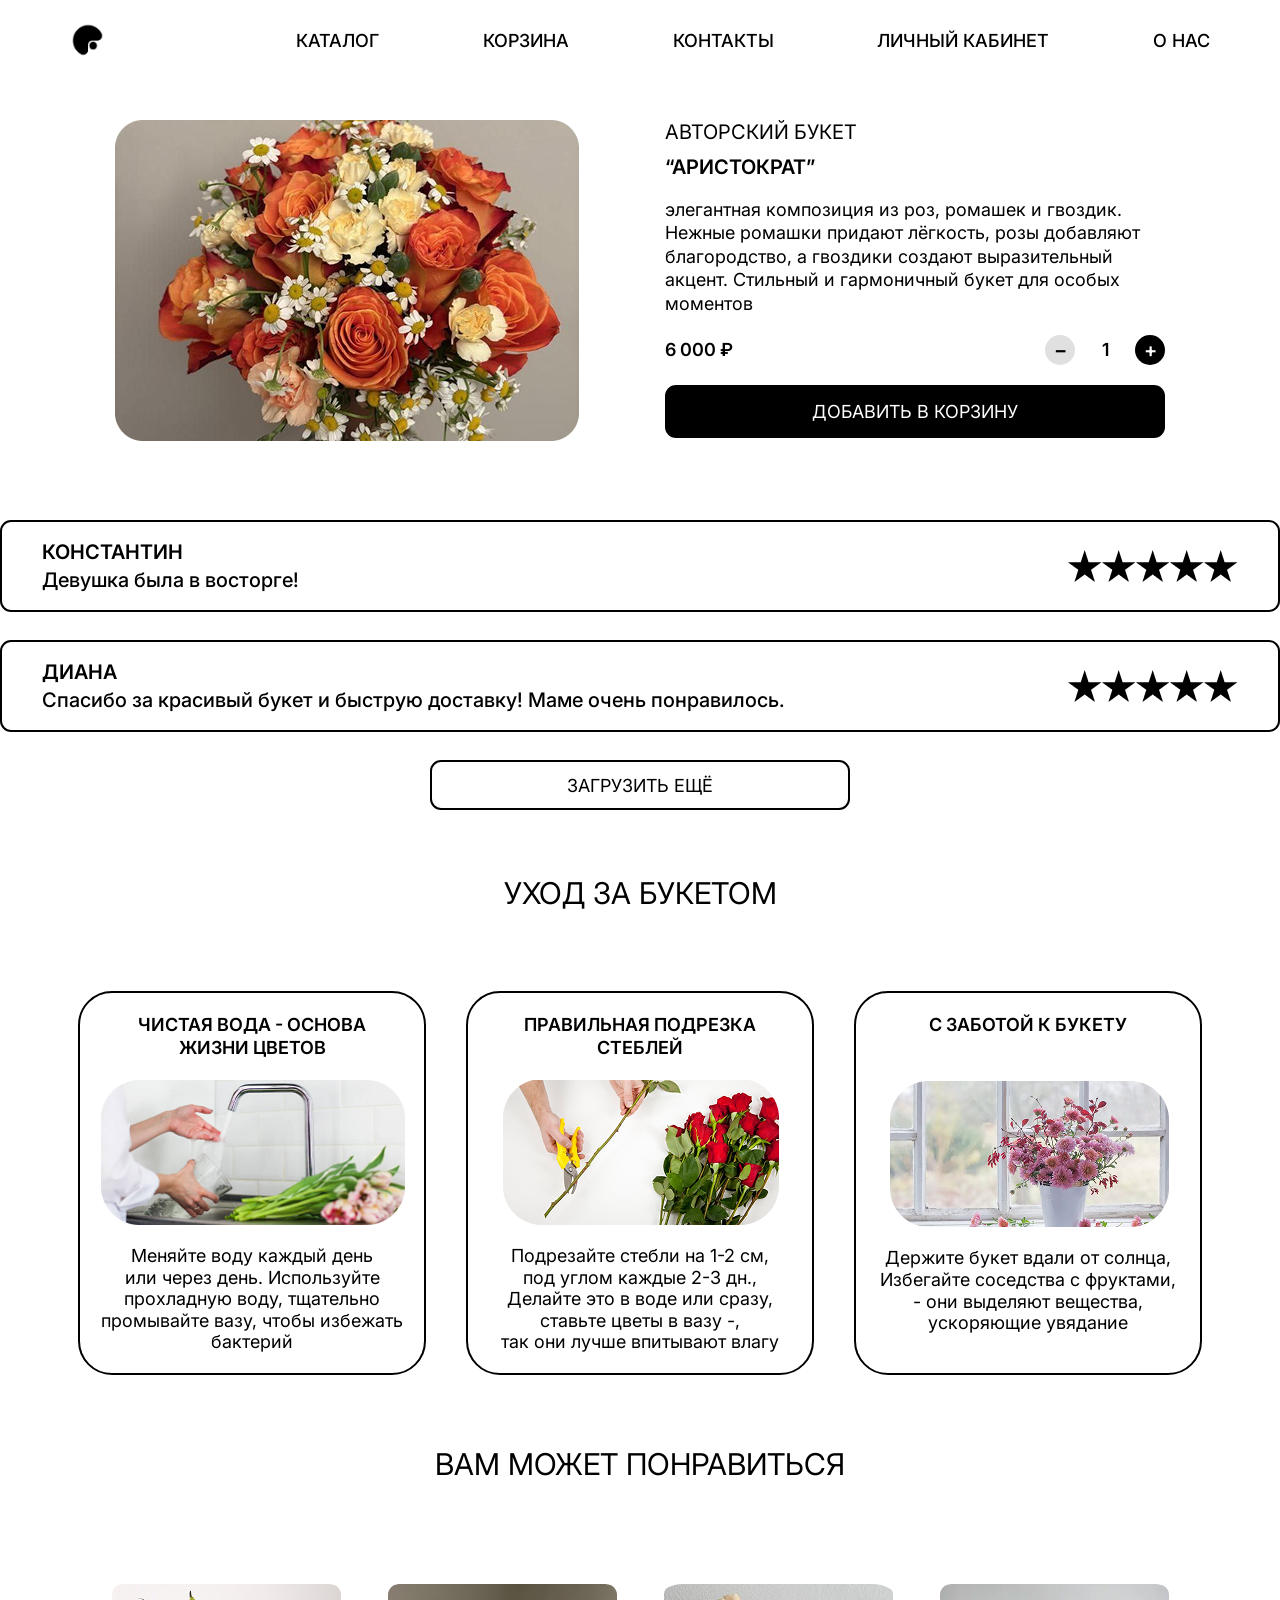
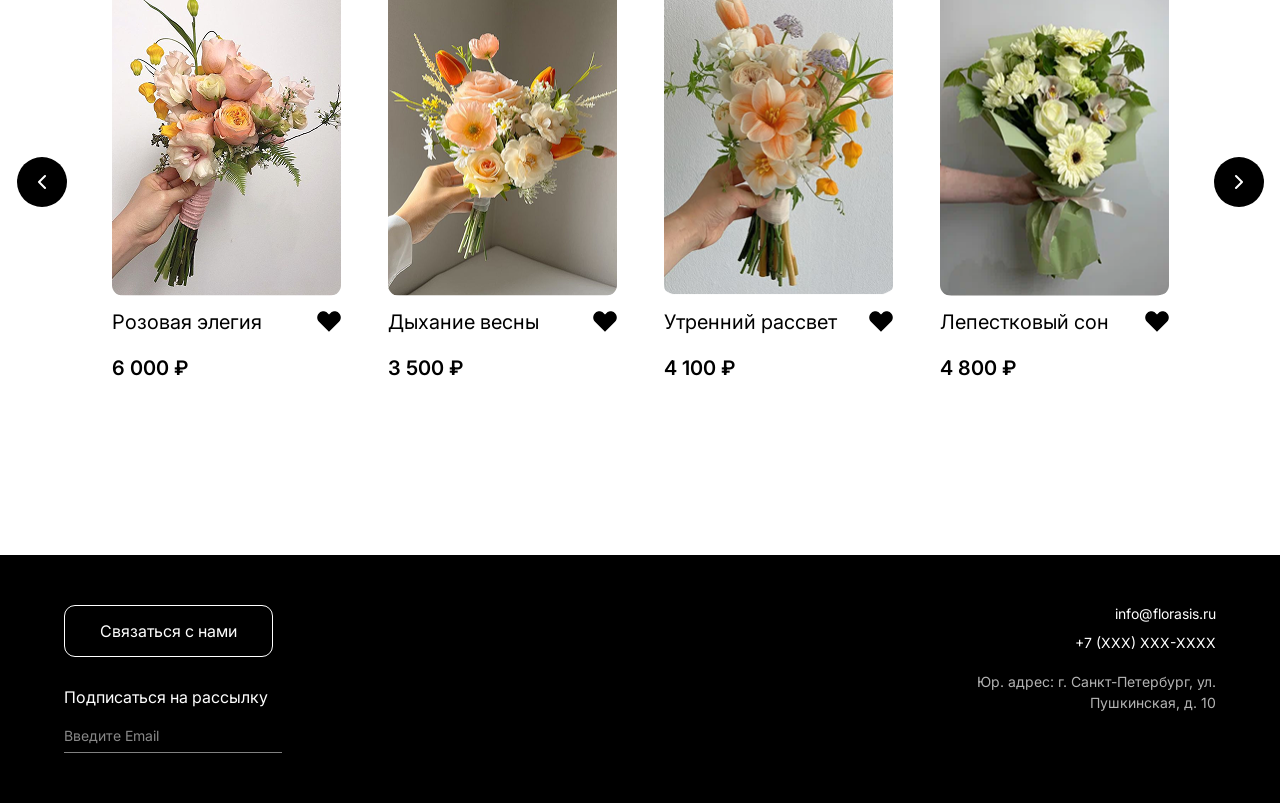
<file: cartochka.html>
<!DOCTYPE html>
<html lang="en">
<head>
    <meta charset="UTF-8">
    <meta name="viewport" content="width=device-width, initial-scale=1.0">
    <link rel="preconnect" href="https://fonts.googleapis.com">
    <link rel="preconnect" href="https://fonts.gstatic.com" crossorigin>
    <link href="https://fonts.googleapis.com/css2?family=Cormorant:ital,wght@0,300..700;1,300..700&family=Inter:ital,opsz,wght@0,14..32,100..900;1,14..32,100..900&display=swap" rel="stylesheet">
    <link rel="stylesheet" type="text/css" href="product/style.css">
    <link rel="stylesheet" type="text/css" href="adaptive.css">
    <link rel="stylesheet" type="text/css" href="header.css">
    <title>Карточка товара</title>
</head>

<body>
    <div class="container">
        <header>
            <div class="logo-wrapper">
                <a href="index.html"><img src="main/image/1.png" alt="Logo" class="logo-image"></a>
            </div>

            <nav class="navigation">
                <ol>
                    <li><a href="catalog.html">Каталог</a></li>
                    <li><a href="cart.html">Корзина</a></li>
                    <li><a href="#">Контакты</a></li>
                    <li><a href="account.html">Личный кабинет</a></li>
                    <li><a href="index.html">О нас</a></li>
                </ol>
            </nav>

            <button class="burger-btn" id="burgerBtn">
                <span></span>
                <span></span>
                <span></span>
            </button>
        </header>

        <div class="mobile-menu" id="mobileMenu">
            <button class="close-btn" id="closeBtn">✕</button>
            <nav>
                <ul>
                    <li><a href="catalog.html">Каталог</a></li>
                    <li><a href="cart.html">Корзина</a></li>
                    <li><a href="#">Контакты</a></li>
                    <li><a href="account.html">Личный кабинет</a></li>
                    <li><a href="index.html">О нас</a></li>
                </ul>
            </nav>
        </div>

        <div class="menu-overlay" id="menuOverlay"></div>

        <div class="product-section">
            <div class="product-layout">
                <div class="product-photo">
                    <img src="product/image/2.png" alt="Букет Аристократ" width="464" height="321">
                </div>

                <div class="product-info">
                    <div class="product-badge">Авторский букет</div>
                    <h1 class="product-title">“АРИСТОКРАТ”</h1>
                    <p class="product-description">
                        элегантная композиция из роз, ромашек и гвоздик.
                        Нежные ромашки придают лёгкость, розы добавляют благородство,
                        а гвоздики создают выразительный акцент. Стильный и гармоничный
                        букет для особых моментов
                    </p>

                    <div class="price-quantity-row">
                        <div class="product-price">6 000 ₽</div>
                        <div class="quantity-selector">
                            <button class="qty-btn minus">−</button>
                            <span class="qty-number">1</span>
                            <button class="qty-btn plus">+</button>
                        </div>
                    </div>

                    <button class="add-to-cart-btn">ДОБАВИТЬ В КОРЗИНУ</button>
                </div>
            </div>
        </div>
    </div>

     <div class="review-section">
            <div class="review-box">
                <div class="review-text">
                    <h3 class="review-name">КОНСТАНТИН</h3>
                    <p class="review-text-content">Девушка была в восторге!</p>
                </div>
                <div class="review-stars">
                    <img src="product/image/3.png" alt="star" class="star-icon">
                    <img src="product/image/3.png" alt="star" class="star-icon">
                    <img src="product/image/3.png" alt="star" class="star-icon">
                    <img src="product/image/3.png" alt="star" class="star-icon">
                    <img src="product/image/3.png" alt="star" class="star-icon">
                </div>
            </div>
        </div>

        <div class="review-section review-section-margin">
            <div class="review-box">
                <div class="review-text">
                    <h3 class="review-name">ДИАНА</h3>
                    <p class="review-text-content">Спасибо за красивый букет и быструю доставку! Маме очень понравилось.</p>
                </div>
                <div class="review-stars">
                    <img src="product/image/3.png" alt="star" class="star-icon">
                    <img src="product/image/3.png" alt="star" class="star-icon">
                    <img src="product/image/3.png" alt="star" class="star-icon">
                    <img src="product/image/3.png" alt="star" class="star-icon">
                    <img src="product/image/3.png" alt="star" class="star-icon">
                </div>
            </div>
        </div>


         <div class="load-more-section">
            <button class="load-more-btn">ЗАГРУЗИТЬ ЕЩЁ</button>
        </div>
        

        <div class="care-section">
            <h2 class="care-title">УХОД ЗА БУКЕТОМ</h2>
            <div class="care-cards-section">
                <div class="care-cards-grid">
                    <div class="care-card-item">
                        <h3 class="care-card-item-title">ЧИСТАЯ ВОДА - ОСНОВА<br>ЖИЗНИ ЦВЕТОВ</h3>
                        <div class="care-card-item-image">
                            <img src="product/image/4.png" alt="Чистая вода">
                        </div>
                        <p class="care-card-item-text">
                            Меняйте воду каждый день<br>или через день. Используйте прохладную воду, тщательно промывайте вазу, чтобы избежать бактерий
                        </p>
                    </div>

                    <div class="care-card-item">
                        <h3 class="care-card-item-title">ПРАВИЛЬНАЯ ПОДРЕЗКА<br>СТЕБЛЕЙ</h3>
                        <div class="care-card-item-image">
                            <img src="product/image/5.png" alt="Подрезка стеблей" style="width: 276px; height: 146px; object-fit: cover; display: block;">
                        </div>
                        <p class="care-card-item-text">
                            Подрезайте стебли на 1-2 см,<br>под углом каждые 2-3 дн.,<br>Делайте это в воде или сразу,<br>ставьте цветы в вазу -,<br>так они лучше впитывают влагу
                        </p>
                    </div>

                    <div class="care-card-item">
                        <h3 class="care-card-item-title" style="margin-bottom: 45px;">С ЗАБОТОЙ К БУКЕТУ</h3>
                        <div class="care-card-item-image">
                            <img src="product/image/6.png" alt="Забота о букете">
                        </div>
                        <p class="care-card-item-text">
                            Держите букет вдали от солнца,<br>Избегайте соседства с фруктами,<br>- они выделяют вещества,<br>ускоряющие увядание
                        </p>
                    </div>
                </div>
            </div>
        </div>


        <div class="recommend-section">
            <h2 class="recommend-title">ВАМ МОЖЕТ ПОНРАВИТЬСЯ</h2>
        </div>

         <div class="recommend-wrapper">
            <button class="nav-arrow prev-arrow">
                <svg width="24" height="24" viewBox="0 0 24 24" fill="none" xmlns="http://www.w3.org/2000/svg">
                    <path d="M15 18L9 12L15 6" stroke="white" stroke-width="2" stroke-linecap="round" stroke-linejoin="round"/>
                </svg>
            </button>

            <div class="recommend-cards-section">
                <div class="recommend-cards-grid">
                    <div class="recommend-card">
                        <div class="recommend-card-image">
                            <img src="product/image/7.png" alt="Розовая элегия" width="259" height="312">
                        </div>
                        <div class="recommend-card-header">
                            <h3 class="recommend-card-title">Розовая элегия</h3>
                            <img src="product/image/8.svg" alt="В избранное" class="favorite-icon" width="24" height="24">
                        </div>
                        <p class="recommend-card-price">6 000 ₽</p>
                    </div>

                    <div class="recommend-card">
                        <div class="recommend-card-image">
                            <img src="product/image/9.png" alt="Дыхание весны">
                        </div>
                        <div class="recommend-card-header">
                            <h3 class="recommend-card-title">Дыхание весны</h3>
                            <img src="product/image/8.svg" alt="В избранное" class="favorite-icon">
                        </div>
                        <p class="recommend-card-price">3 500 ₽</p>
                    </div>

                    <div class="recommend-card">
                        <div class="recommend-card-image">
                            <img src="product/image/10.png" alt="Утренний рассвет">
                        </div>
                        <div class="recommend-card-header">
                            <h3 class="recommend-card-title">Утренний рассвет</h3>
                            <img src="product/image/8.svg" alt="В избранное" class="favorite-icon">
                        </div>
                        <p class="recommend-card-price">4 100 ₽</p>
                    </div>

                    <div class="recommend-card">
                        <div class="recommend-card-image">
                            <img src="product/image/11.png" alt="Лепестковый сон">
                        </div>
                        <div class="recommend-card-header">
                            <h3 class="recommend-card-title">Лепестковый сон</h3>
                            <img src="product/image/8.svg" alt="В избранное" class="favorite-icon">
                        </div>
                        <p class="recommend-card-price">4 800 ₽</p>
                    </div>
                </div>
            </div>

            <button class="nav-arrow next-arrow">
                <svg width="24" height="24" viewBox="0 0 24 24" fill="none" xmlns="http://www.w3.org/2000/svg">
                    <path d="M9 18L15 12L9 6" stroke="white" stroke-width="2" stroke-linecap="round" stroke-linejoin="round"/>
                </svg>
            </button>
        </div>


<div style="height: 100px;"></div>
<footer class="footer">
    <div class="footer-container">
        <div class="footer-left">
            <button class="footer-contact-btn">Связаться с нами</button>
            <p class="footer-subscribe-title">Подписаться на рассылку</p>
            <div class="email-wrapper">
                <input type="email" placeholder="Введите Email" class="footer-email-input">
                <div class="footer-email-line"></div>
            </div>
        </div>
        <div class="footer-right">
            <p class="footer-email-link">info@florasis.ru</p>
            <p class="footer-phone">+7 (XXX) XXX-XXXX</p>
            <p class="footer-address-line">Юр. адрес: г. Санкт-Петербург, ул.</p>
            <p class="footer-address-line">Пушкинская, д. 10</p>
        </div>
    </div>
</footer>

<script>
    (function() {
        const burger = document.getElementById('burgerBtn');
        const mobileMenu = document.getElementById('mobileMenu');
        const overlay = document.getElementById('menuOverlay');
        const closeBtn = document.getElementById('closeBtn');
        
        if (!burger || !mobileMenu || !overlay) return;
        
        function closeMenu() {
            mobileMenu.classList.remove('open');
            overlay.classList.remove('active');
            burger.classList.remove('active');
            document.body.style.overflow = '';
        }
        
        function openMenu() {
            mobileMenu.classList.add('open');
            overlay.classList.add('active');
            burger.classList.add('active');
            document.body.style.overflow = 'hidden';
        }
        
        burger.addEventListener('click', function() {
            if (mobileMenu.classList.contains('open')) {
                closeMenu();
            } else {
                openMenu();
            }
        });
        
        if (closeBtn) {
            closeBtn.addEventListener('click', closeMenu);
        }

        overlay.addEventListener('click', closeMenu);
        
        const menuLinks = mobileMenu.querySelectorAll('a');
        menuLinks.forEach(function(link) {
            link.addEventListener('click', function(e) {
                closeMenu();
            });
        });
    })();
</script>
</body>
</html>
</file>
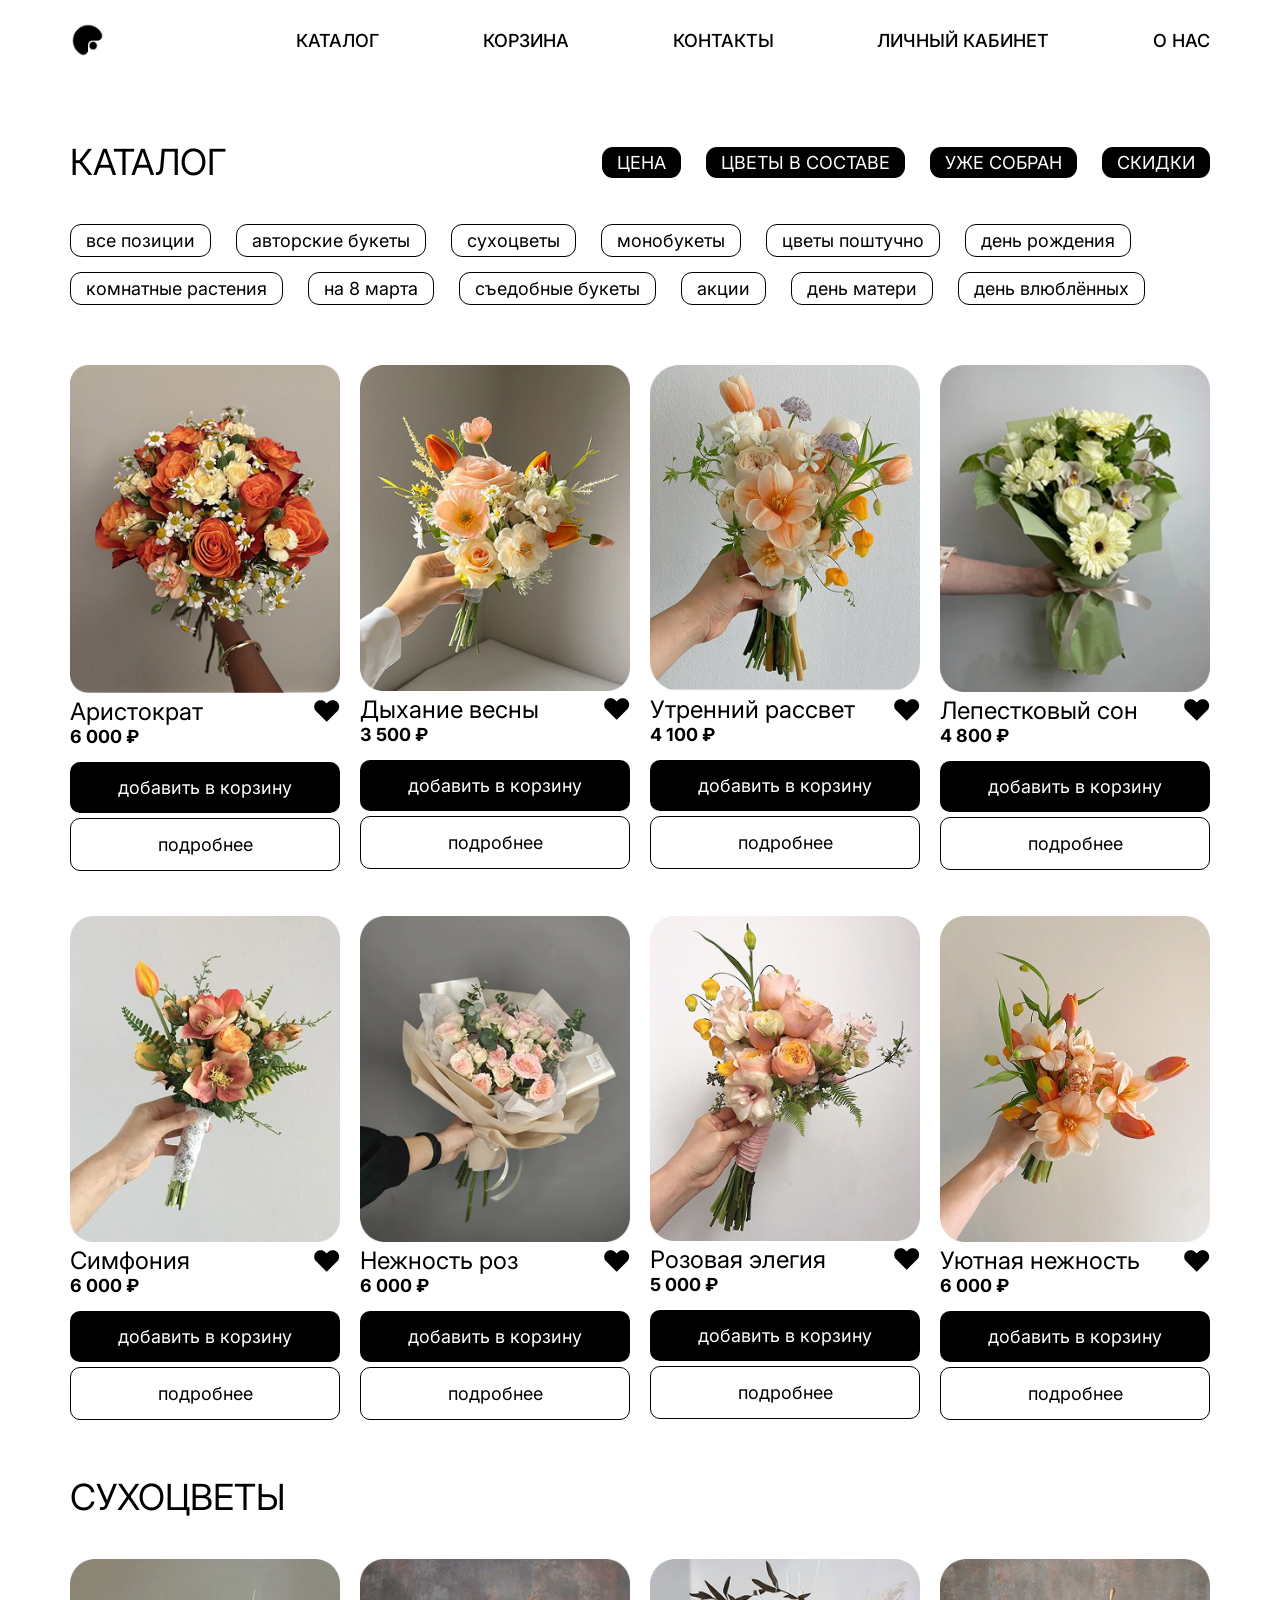
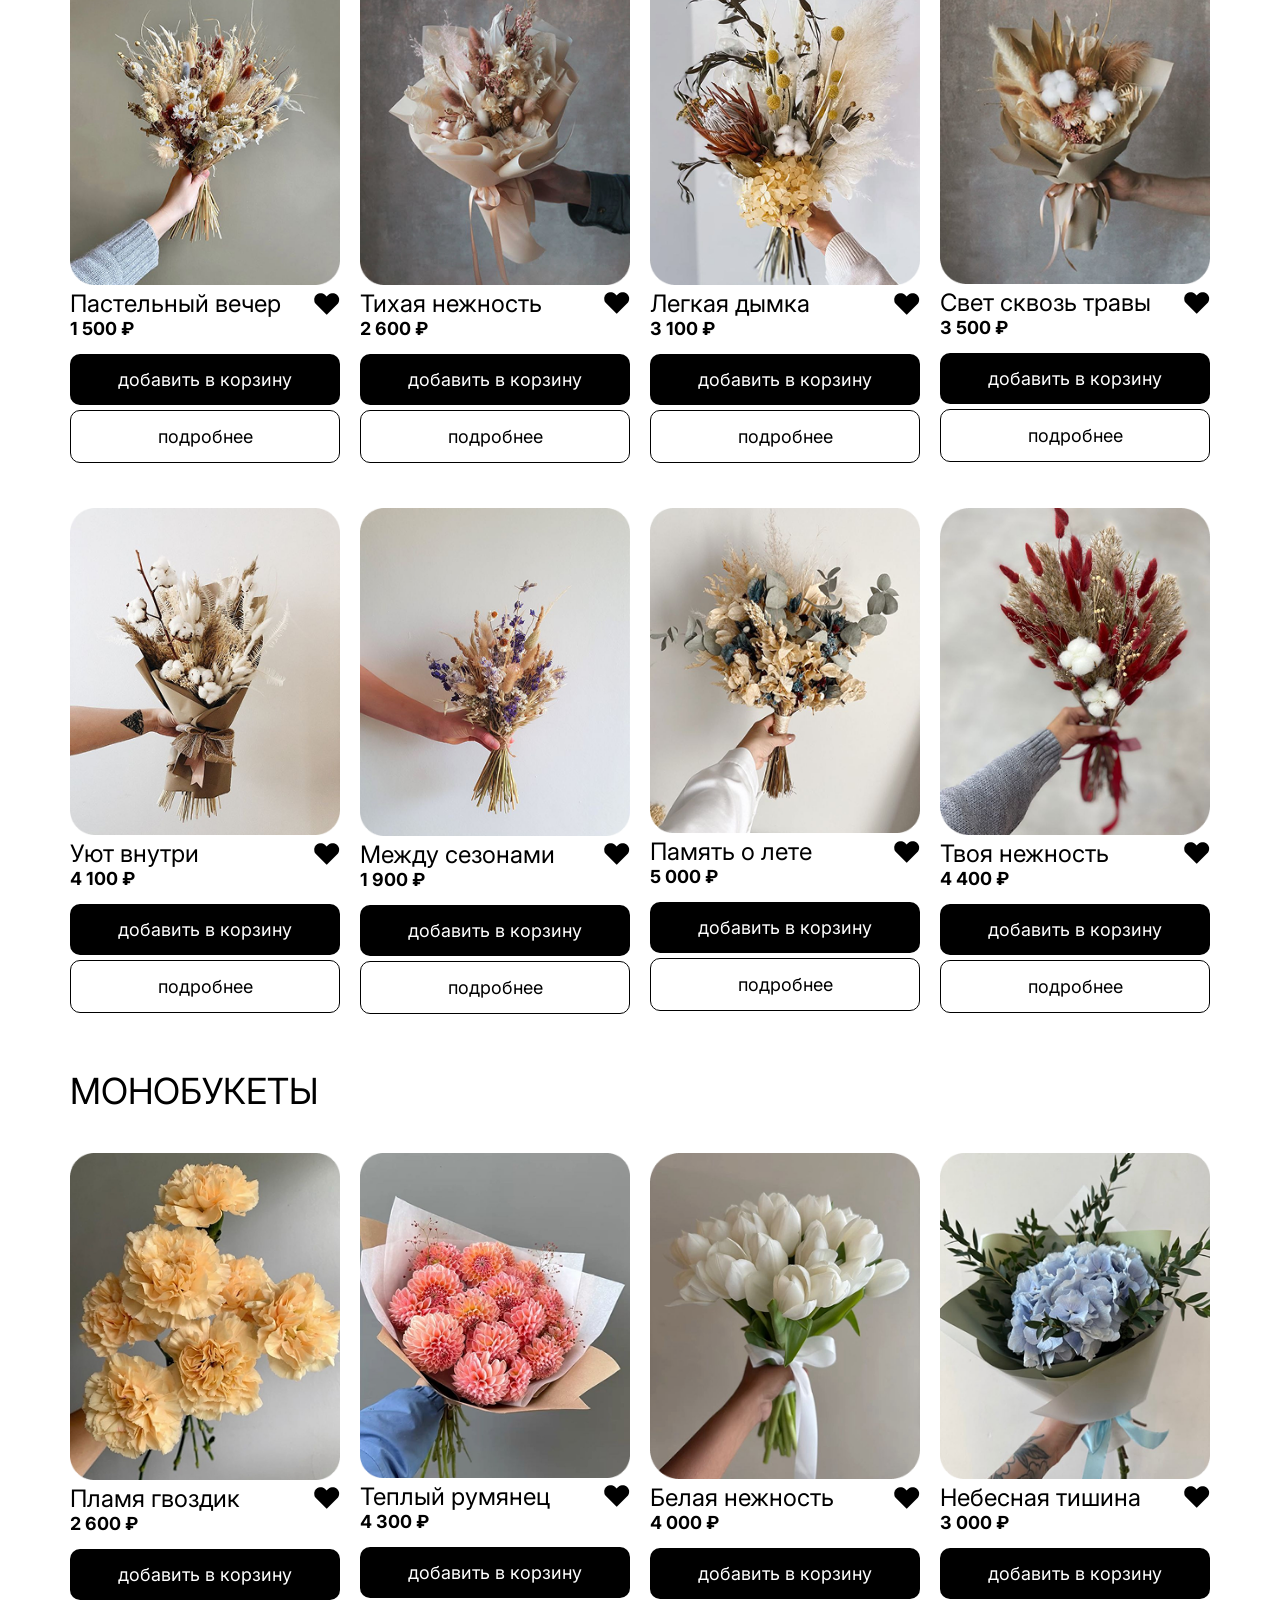
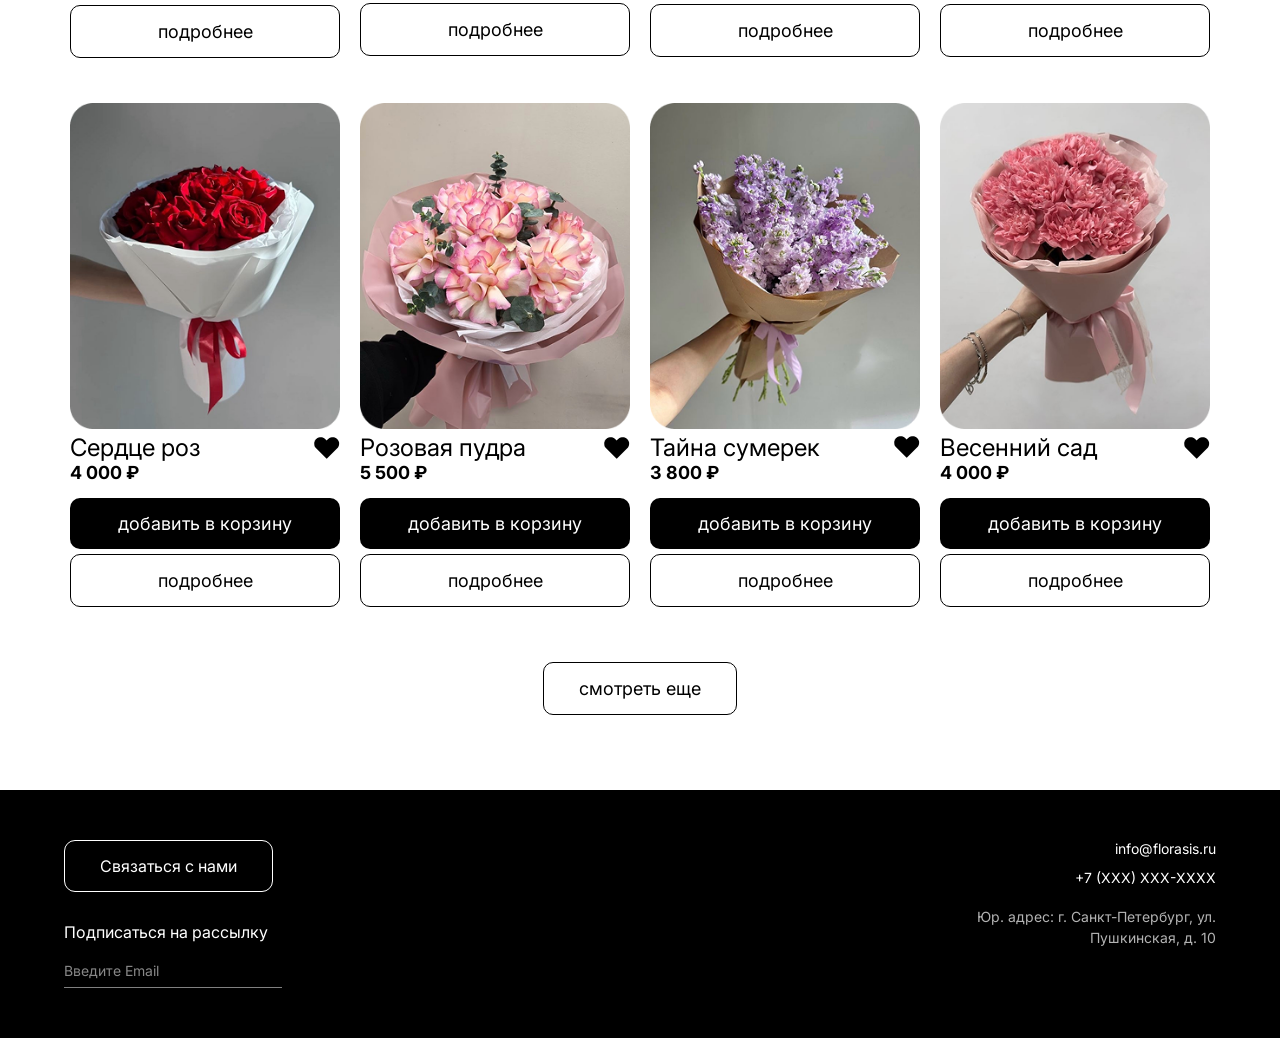
<file: catalog.html>
<!DOCTYPE html>
<html lang="ru">
<head>
    <meta charset="UTF-8">
    <meta name="viewport" content="width=device-width, initial-scale=1.0, viewport-fit=cover">
    <link rel="preconnect" href="https://fonts.googleapis.com">
    <link rel="preconnect" href="https://fonts.gstatic.com" crossorigin>
    <link href="https://fonts.googleapis.com/css2?family=Cormorant:ital,wght@0,300..700;1,300..700&family=Inter:ital,opsz,wght@0,14..32,100..900;1,14..32,100..900&display=swap" rel="stylesheet">
    <link rel="stylesheet" type="text/css" href="catalog/style4.css">
    <link rel="stylesheet" type="text/css" href="adaptive.css">
    <link rel="stylesheet" type="text/css" href="header.css">
    <title>Каталог</title>
</head>
<body>
    <div class="container">
        <header>
            <div class="logo-wrapper">
                <a href="index.html"><img src="main/image/1.png" alt="Logo" class="logo-image"></a>
            </div>

            <nav class="navigation">
                <ol>
                    <li><a href="catalog.html">Каталог</a></li>
                    <li><a href="cart.html">Корзина</a></li>
                    <li><a href="#">Контакты</a></li>
                    <li><a href="account.html">Личный кабинет</a></li>
                    <li><a href="index.html">О нас</a></li>
                </ol>
            </nav>

            <button class="burger-btn" id="burgerBtn">
                <span></span>
                <span></span>
                <span></span>
            </button>
        </header>

        <div class="mobile-menu" id="mobileMenu">
            <button class="close-btn" id="closeBtn">✕</button>
            <nav>
                <ul>
                    <li><a href="catalog.html">Каталог</a></li>
                    <li><a href="cart.html">Корзина</a></li>
                    <li><a href="#">Контакты</a></li>
                    <li><a href="account.html">Личный кабинет</a></li>
                    <li><a href="index.html">О нас</a></li>
                </ul>
            </nav>
        </div>
        <div class="menu-overlay" id="menuOverlay"></div>

        <section>
            <div class="one_flex">
                <h2>каталог</h2>
                <div class="container_button">
                    <button class="btn">цена</button>
                    <button class="btn">цветы в составе</button>
                    <button class="btn">уже собран</button>
                    <button class="btn">скидки</button>
                </div>
            </div>
        </section>

        <section>
            <div class="two_flex">
                <button class="btn_two">все позиции</button>
                <button class="btn_two">авторские букеты</button>
                <button class="btn_two">сухоцветы</button>
                <button class="btn_two">монобукеты</button>
                <button class="btn_two">цветы поштучно</button>
                <button class="btn_two">день рождения</button>
                <button class="btn_two">комнатные растения</button>
                <button class="btn_two">на 8 марта</button>
                <button class="btn_two">съедобные букеты</button>
                <button class="btn_two">акции</button>
                <button class="btn_two">день матери</button>
                <button class="btn_two">день влюблённых</button>
            </div>
        </section>

        <section>
            <div class="three_flex">
                <article>
                    <img src="catalog/images/image-3.png" alt="фото товара 1" width="100%">
                    <div class="product_name">
                        <h3>Аристократ</h3>
                        <img src="catalog/images/heart.png" alt="избранное" class="heart-icon">
                    </div>
                    <h4>6 000 ₽</h4>
                    <div class="product_button">
                        <button class="btn_three">добавить в корзину</button>
                        <button class="btn_four">подробнее</button>
                    </div>
                </article>
                <article>
                    <img src="catalog/images/image-5.png" alt="фото товара 1" width="100%">
                    <div class="product_name">
                        <h3>Дыхание весны</h3>
                        <img src="catalog/images/heart.png" alt="избранное" class="heart-icon">
                    </div>
                    <h4>3 500 ₽</h4>
                    <div class="product_button">
                        <button class="btn_three">добавить в корзину</button>
                        <button class="btn_four">подробнее</button>
                    </div>
                </article>
                <article>
                    <img src="catalog/images/image-6.png" alt="фото товара 1" width="100%">
                    <div class="product_name">
                        <h3>Утренний рассвет</h3>
                        <img src="catalog/images/heart.png" alt="избранное" class="heart-icon">
                    </div>
                    <h4>4 100 ₽</h4>
                    <div class="product_button">
                        <button class="btn_three">добавить в корзину</button>
                        <button class="btn_four">подробнее</button>
                    </div>
                </article>
                <article>
                    <img src="catalog/images/image-7.png" alt="фото товара 1" width="100%">
                    <div class="product_name">
                        <h3>Лепестковый сон</h3>
                        <img src="catalog/images/heart.png" alt="избранное" class="heart-icon">
                    </div>
                    <h4>4 800 ₽</h4>
                    <div class="product_button">
                        <button class="btn_three">добавить в корзину</button>
                        <button class="btn_four">подробнее</button>
                    </div>
                </article>
                <article>
                    <img src="catalog/images/image-8-1.png" alt="фото товара 1" width="100%">
                    <div class="product_name">
                        <h3>Симфония</h3>
                        <img src="catalog/images/heart.png" alt="избранное" class="heart-icon">
                    </div>
                    <h4>6 000 ₽</h4>
                    <div class="product_button">
                        <button class="btn_three">добавить в корзину</button>
                        <button class="btn_four">подробнее</button>
                    </div>
                </article>
                <article>
                    <img src="catalog/images/image-9.png" alt="фото товара 1" width="100%">
                    <div class="product_name">
                        <h3>Нежность роз</h3>
                        <img src="catalog/images/heart.png" alt="избранное" class="heart-icon">
                    </div>
                    <h4>6 000 ₽</h4>
                    <div class="product_button">
                        <button class="btn_three">добавить в корзину</button>
                        <button class="btn_four">подробнее</button>
                    </div>
                </article>
                <article>
                    <img src="catalog/images/image-10.png" alt="фото товара 1" width="100%">
                    <div class="product_name">
                        <h3>Розовая элегия</h3>
                        <img src="catalog/images/heart.png" alt="избранное" class="heart-icon">
                    </div>
                    <h4>5 000 ₽</h4>
                    <div class="product_button">
                        <button class="btn_three">добавить в корзину</button>
                        <button class="btn_four">подробнее</button>
                    </div>
                </article>
                <article>
                    <img src="catalog/images/image-12.png" alt="фото товара 1" width="100%">
                    <div class="product_name">
                        <h3>Уютная нежность</h3>
                        <img src="catalog/images/heart.png" alt="избранное" class="heart-icon">
                    </div>
                    <h4>6 000 ₽</h4>
                    <div class="product_button">
                        <button class="btn_three">добавить в корзину</button>
                        <button class="btn_four">подробнее</button>
                    </div>
                </article>
            </div>

            <div class="title">
                <h2>сухоцветы</h2>
            </div>
            <div class="four_flex">
                <article>
                    <img src="catalog/images/image-20.png" alt="фото товара 1" width="100%">
                    <div class="product_name">
                        <h3>Пастельный вечер</h3>
                        <img src="catalog/images/heart.png" alt="избранное" class="heart-icon">
                    </div>
                    <h4>1 500 ₽</h4>
                    <div class="product_button">
                        <button class="btn_three">добавить в корзину</button>
                        <button class="btn_four">подробнее</button>
                    </div>
                </article>
                <article>
                    <img src="catalog/images/image-21.png" alt="фото товара 1" width="100%">
                    <div class="product_name">
                        <h3>Тихая нежность</h3>
                        <img src="catalog/images/heart.png" alt="избранное" class="heart-icon">
                    </div>
                    <h4>2 600 ₽</h4>
                    <div class="product_button">
                        <button class="btn_three">добавить в корзину</button>
                        <button class="btn_four">подробнее</button>
                    </div>
                </article>
                <article>
                    <img src="catalog/images/image-12-3.png" alt="фото товара 1" width="100%">
                    <div class="product_name">
                        <h3>Легкая дымка</h3>
                        <img src="catalog/images/heart.png" alt="избранное" class="heart-icon">
                    </div>
                    <h4>3 100 ₽</h4>
                    <div class="product_button">
                        <button class="btn_three">добавить в корзину</button>
                        <button class="btn_four">подробнее</button>
                    </div>
                </article>
                <article>
                    <img src="catalog/images/image-18.png" alt="фото товара 1" width="100%">
                    <div class="product_name">
                        <h3>Свет сквозь травы</h3>
                        <img src="catalog/images/heart.png" alt="избранное" class="heart-icon">
                    </div>
                    <h4>3 500 ₽</h4>
                    <div class="product_button">
                        <button class="btn_three">добавить в корзину</button>
                        <button class="btn_four">подробнее</button>
                    </div>
                </article>
                <article>
                    <img src="catalog/images/image-19.png" alt="фото товара 1" width="100%">
                    <div class="product_name">
                        <h3>Уют внутри</h3>
                        <img src="catalog/images/heart.png" alt="избранное" class="heart-icon">
                    </div>
                    <h4>4 100 ₽</h4>
                    <div class="product_button">
                        <button class="btn_three">добавить в корзину</button>
                        <button class="btn_four">подробнее</button>
                    </div>
                </article>
                <article>
                    <img src="catalog/images/image-3-1.png" alt="фото товара 1" width="100%">
                    <div class="product_name">
                        <h3>Между сезонами</h3>
                        <img src="catalog/images/heart.png" alt="избранное" class="heart-icon">
                    </div>
                    <h4>1 900 ₽</h4>
                    <div class="product_button">
                        <button class="btn_three">добавить в корзину</button>
                        <button class="btn_four">подробнее</button>
                    </div>
                </article>
                <article>
                    <img src="catalog/images/image-5-1.png" alt="фото товара 1" width="100%">
                    <div class="product_name">
                        <h3>Память о лете</h3>
                        <img src="catalog/images/heart.png" alt="избранное" class="heart-icon">
                    </div>
                    <h4>5 000 ₽</h4>
                    <div class="product_button">
                        <button class="btn_three">добавить в корзину</button>
                        <button class="btn_four">подробнее</button>
                    </div>
                </article>
                <article>
                    <img src="catalog/images/image-6-1.png" alt="фото товара 1" width="100%">
                    <div class="product_name">
                        <h3>Твоя нежность</h3>
                        <img src="catalog/images/heart.png" alt="избранное" class="heart-icon">
                    </div>
                    <h4>4 400 ₽</h4>
                    <div class="product_button">
                        <button class="btn_three">добавить в корзину</button>
                        <button class="btn_four">подробнее</button>
                    </div>
                </article>
            </div>

            <div class="title">
                <h2>монобукеты</h2>
            </div>
            <div class="five_flex">
                <article>
                    <img src="catalog/images/image-3-2.png" alt="фото товара 1" width="100%">
                    <div class="product_name">
                        <h3>Пламя гвоздик</h3>
                        <img src="catalog/images/heart.png" alt="избранное" class="heart-icon">
                    </div>
                    <h4>2 600 ₽</h4>
                    <div class="product_button">
                        <button class="btn_three">добавить в корзину</button>
                        <button class="btn_four">подробнее</button>
                    </div>
                </article>
                <article>
                    <img src="catalog/images/image-5-2.png" alt="фото товара 1" width="100%">
                    <div class="product_name">
                        <h3>Теплый румянец</h3>
                        <img src="catalog/images/heart.png" alt="избранное" class="heart-icon">
                    </div>
                    <h4>4 300 ₽</h4>
                    <div class="product_button">
                        <button class="btn_three">добавить в корзину</button>
                        <button class="btn_four">подробнее</button>
                    </div>
                </article>
                <article>
                    <img src="catalog/images/image-6-2.png" alt="фото товара 1" width="100%">
                    <div class="product_name">
                        <h3>Белая нежность</h3>
                        <img src="catalog/images/heart.png" alt="избранное" class="heart-icon">
                    </div>
                    <h4>4 000 ₽</h4>
                    <div class="product_button">
                        <button class="btn_three">добавить в корзину</button>
                        <button class="btn_four">подробнее</button>
                    </div>
                </article>
                <article>
                    <img src="catalog/images/image-7-1.png" alt="фото товара 1" width="100%">
                    <div class="product_name">
                        <h3>Небесная тишина</h3>
                        <img src="catalog/images/heart.png" alt="избранное" class="heart-icon">
                    </div>
                    <h4>3 000 ₽</h4>
                    <div class="product_button">
                        <button class="btn_three">добавить в корзину</button>
                        <button class="btn_four">подробнее</button>
                    </div>
                </article>
                <article>
                    <img src="catalog/images/image-8-2.png" alt="фото товара 1" width="100%">
                    <div class="product_name">
                        <h3>Сердце роз</h3>
                        <img src="catalog/images/heart.png" alt="избранное" class="heart-icon">
                    </div>
                    <h4>4 000 ₽</h4>
                    <div class="product_button">
                        <button class="btn_three">добавить в корзину</button>
                        <button class="btn_four">подробнее</button>
                    </div>
                </article>
                <article>
                    <img src="catalog/images/image-12-4.png" alt="фото товара 1" width="100%">
                    <div class="product_name">
                        <h3>Розовая пудра</h3>
                        <img src="catalog/images/heart.png" alt="избранное" class="heart-icon">
                    </div>
                    <h4>5 500 ₽</h4>
                    <div class="product_button">
                        <button class="btn_three">добавить в корзину</button>
                        <button class="btn_four">подробнее</button>
                    </div>
                </article>
                <article>
                    <img src="catalog/images/image-9-1.png" alt="фото товара 1" width="100%">
                    <div class="product_name">
                        <h3>Тайна сумерек</h3>
                        <img src="catalog/images/heart.png" alt="избранное" class="heart-icon">
                    </div>
                    <h4>3 800 ₽</h4>
                    <div class="product_button">
                        <button class="btn_three">добавить в корзину</button>
                        <button class="btn_four">подробнее</button>
                    </div>
                </article>
                <article>
                    <img src="catalog/images/image-13.png" alt="фото товара 1" width="100%">
                    <div class="product_name">
                        <h3>Весенний сад</h3>
                        <img src="catalog/images/heart.png" alt="избранное" class="heart-icon">
                    </div>
                    <h4>4 000 ₽</h4>
                    <div class="product_button">
                        <button class="btn_three">добавить в корзину</button>
                        <button class="btn_four">подробнее</button>
                    </div>
                </article>
            </div>

            <div class="center-btn">
                <button class="btn_four">смотреть еще</button>
            </div>
        </section>
    </div>

    <footer class="footer">
        <div class="footer-container">
            <div class="footer-left">
                <button class="footer-contact-btn">Связаться с нами</button>
                <p class="footer-subscribe-title">Подписаться на рассылку</p>
                <div class="email-wrapper">
                    <input type="email" placeholder="Введите Email" class="footer-email-input">
                    <div class="footer-email-line"></div>
                </div>
            </div>
            <div class="footer-right">
                <p class="footer-email-link">info@florasis.ru</p>
                <p class="footer-phone">+7 (XXX) XXX-XXXX</p>
                <p class="footer-address-line">Юр. адрес: г. Санкт-Петербург, ул.</p>
                <p class="footer-address-line">Пушкинская, д. 10</p>
            </div>
        </div>
    </footer>

    <script>
    (function() {
        const burger = document.getElementById('burgerBtn');
        const mobileMenu = document.getElementById('mobileMenu');
        const overlay = document.getElementById('menuOverlay');
        const closeBtn = document.getElementById('closeBtn');
        
        if (!burger || !mobileMenu || !overlay) return;
        
        function closeMenu() {
            mobileMenu.classList.remove('open');
            overlay.classList.remove('active');
            burger.classList.remove('active');
            document.body.style.overflow = '';
        }
        
        function openMenu() {
            mobileMenu.classList.add('open');
            overlay.classList.add('active');
            burger.classList.add('active');
            document.body.style.overflow = 'hidden';
        }
        
        burger.addEventListener('click', function() {
            if (mobileMenu.classList.contains('open')) {
                closeMenu();
            } else {
                openMenu();
            }
        });
        
        if (closeBtn) {
            closeBtn.addEventListener('click', closeMenu);
        }
        
        overlay.addEventListener('click', closeMenu);
        
        const menuLinks = mobileMenu.querySelectorAll('a');
        menuLinks.forEach(function(link) {
            link.addEventListener('click', function(e) {
               
                closeMenu();
            });
        });
    })();
    </script>
</body>
</html>
</file>
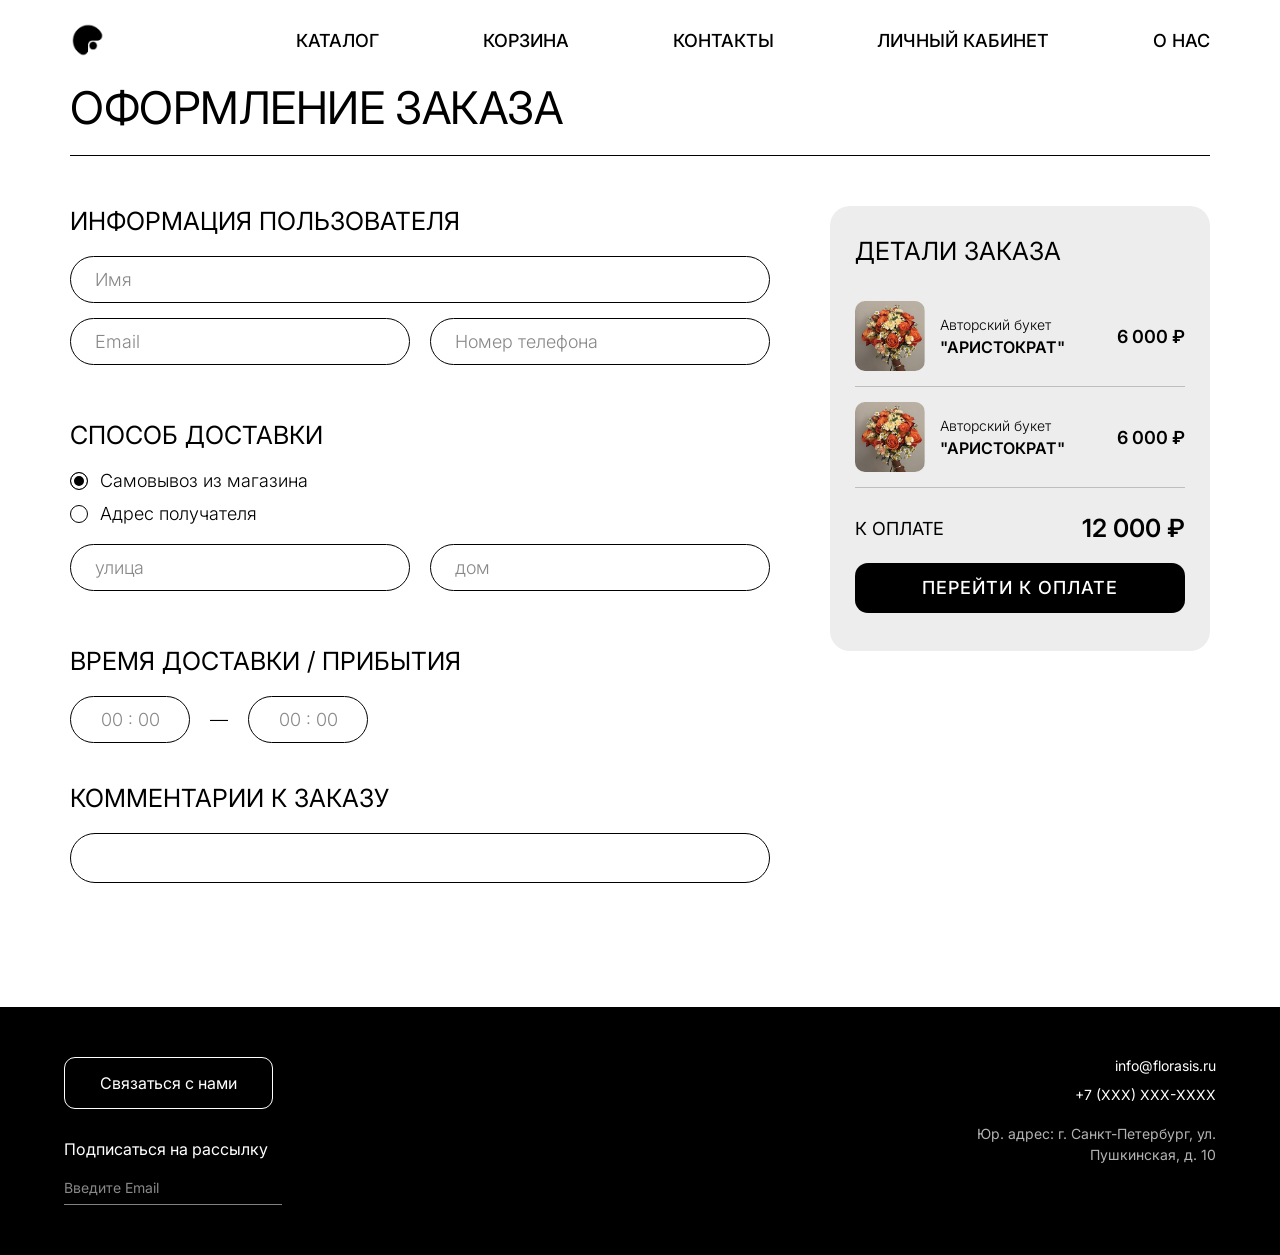
<file: checkout.html>
<!DOCTYPE html>
<html lang="ru">
<head>
    <meta charset="UTF-8">
    <meta name="viewport" content="width=device-width, initial-scale=1.0, viewport-fit=cover">
    <link rel="preconnect" href="https://fonts.googleapis.com">
    <link rel="preconnect" href="https://fonts.gstatic.com" crossorigin>
    <link href="https://fonts.googleapis.com/css2?family=Cormorant:ital,wght@0,300..700;1,300..700&family=Inter:ital,opsz,wght@0,14..32,100..900;1,14..32,100..900&display=swap" rel="stylesheet">
    <link rel="stylesheet" type="text/css" href="main/style.css">
    <link rel="stylesheet" type="text/css" href="adaptive.css">
    <link rel="stylesheet" type="text/css" href="header.css">
    <title>Оформление заказа</title>
</head>

<body>
    <div class="container">
        <header>
            <div class="logo-wrapper">
                <a href="index.html"><img src="main/image/1.png" alt="Logo" class="logo-image"></a>
            </div>

            <nav class="navigation">
                <ol>
                    <li><a href="catalog.html">Каталог</a></li>
                    <li><a href="cart.html">Корзина</a></li>
                    <li><a href="#">Контакты</a></li>
                    <li><a href="account.html">Личный кабинет</a></li>
                    <li><a href="index.html">О нас</a></li>
                </ol>
            </nav>

            <button class="burger-btn" id="burgerBtn">
                <span></span>
                <span></span>
                <span></span>
            </button>
        </header>

        <div class="mobile-menu" id="mobileMenu">
            <button class="close-btn" id="closeBtn">✕</button>
            <nav>
                <ul>
                    <li><a href="catalog.html">Каталог</a></li>
                    <li><a href="cart.html">Корзина</a></li>
                    <li><a href="#">Контакты</a></li>
                    <li><a href="account.html">Личный кабинет</a></li>
                    <li><a href="index.html">О нас</a></li>
                </ul>
            </nav>
        </div>

        <div class="menu-overlay" id="menuOverlay"></div>

        <section class="checkout-section">
            <h1 class="checkout-title">ОФОРМЛЕНИЕ ЗАКАЗА</h1>
            <div class="checkout-title-line"></div>

            <div class="checkout-layout">
                <div class="checkout-form">
                    <div class="checkout-block">
                        <h2 class="checkout-subtitle">ИНФОРМАЦИЯ ПОЛЬЗОВАТЕЛЯ</h2>
                        <input type="text" placeholder="Имя" class="checkout-input checkout-input-full">
                        <div class="checkout-row">
                            <input type="email" placeholder="Email" class="checkout-input">
                            <input type="tel" placeholder="Номер телефона" class="checkout-input">
                        </div>
                    </div>

                    <div class="checkout-block">
                        <h2 class="checkout-subtitle">СПОСОБ ДОСТАВКИ</h2>
                        <div class="checkout-radio-group">
                            <label class="checkout-radio-label">
                                <input type="radio" name="delivery" value="pickup" checked class="checkout-radio">
                                <span class="checkout-radio-text">Самовывоз из магазина</span>
                            </label>
                            <label class="checkout-radio-label">
                                <input type="radio" name="delivery" value="address" class="checkout-radio">
                                <span class="checkout-radio-text">Адрес получателя</span>
                            </label>
                        </div>
                        <div class="checkout-row">
                            <input type="text" placeholder="улица" class="checkout-input">
                            <input type="text" placeholder="дом" class="checkout-input">
                        </div>
                    </div>

                    <div class="checkout-block">
                        <h2 class="checkout-subtitle">ВРЕМЯ ДОСТАВКИ / ПРИБЫТИЯ</h2>
                        <div class="checkout-time-row">
                            <input type="text" placeholder="00 : 00" class="checkout-input checkout-input-time">
                            <span class="checkout-time-dash">—</span>
                            <input type="text" placeholder="00 : 00" class="checkout-input checkout-input-time">
                        </div>
                    </div>

                    <div class="checkout-block">
                        <h2 class="checkout-subtitle">КОММЕНТАРИИ К ЗАКАЗУ</h2>
                        <textarea placeholder="" class="checkout-textarea"></textarea>
                    </div>
                </div>

                <div class="checkout-summary">
                    <h2 class="checkout-summary-title">ДЕТАЛИ ЗАКАЗА</h2>

                    <div class="checkout-order-item">
                        <img src="cart/image/2.png" alt="Авторский букет Аристократ" class="checkout-order-image">
                        <div class="checkout-order-info">
                            <p class="checkout-order-type">Авторский букет</p>
                            <p class="checkout-order-name">"АРИСТОКРАТ"</p>
                        </div>
                        <p class="checkout-order-price">6 000 ₽</p>
                    </div>
                    <div class="checkout-order-line"></div>

                    <div class="checkout-order-item">
                        <img src="cart/image/2.png" alt="Авторский букет Аристократ" class="checkout-order-image">
                        <div class="checkout-order-info">
                            <p class="checkout-order-type">Авторский букет</p>
                            <p class="checkout-order-name">"АРИСТОКРАТ"</p>
                        </div>
                        <p class="checkout-order-price">6 000 ₽</p>
                    </div>
                    <div class="checkout-order-line"></div>

                    <div class="checkout-total-row">
                        <span class="checkout-total-label">К ОПЛАТЕ</span>
                        <span class="checkout-total-price">12 000 ₽</span>
                    </div>

                    <button class="product-button-cart checkout-pay-btn">ПЕРЕЙТИ К ОПЛАТЕ</button>
                </div>
            </div>
        </section>
    </div>

<div style="height: 80px;"></div>
<footer class="footer">
    <div class="footer-container">
        <div class="footer-left">
            <button class="footer-contact-btn">Связаться с нами</button>
            <p class="footer-subscribe-title">Подписаться на рассылку</p>
            <div class="email-wrapper">
                <input type="email" placeholder="Введите Email" class="footer-email-input">
                <div class="footer-email-line"></div>
            </div>
        </div>
        <div class="footer-right">
            <p class="footer-email-link">info@florasis.ru</p>
            <p class="footer-phone">+7 (XXX) XXX-XXXX</p>
            <p class="footer-address-line">Юр. адрес: г. Санкт-Петербург, ул.</p>
            <p class="footer-address-line">Пушкинская, д. 10</p>
        </div>
    </div>
</footer>

<script>
(function() {
    const burger = document.getElementById('burgerBtn');
    const mobileMenu = document.getElementById('mobileMenu');
    const overlay = document.getElementById('menuOverlay');
    const closeBtn = document.getElementById('closeBtn');

    if (!burger || !mobileMenu || !overlay) return;

    function closeMenu() {
        mobileMenu.classList.remove('open');
        overlay.classList.remove('active');
        burger.classList.remove('active');
        document.body.style.overflow = '';
    }

    function openMenu() {
        mobileMenu.classList.add('open');
        overlay.classList.add('active');
        burger.classList.add('active');
        document.body.style.overflow = 'hidden';
    }

    burger.addEventListener('click', function() {
        if (mobileMenu.classList.contains('open')) {
            closeMenu();
        } else {
            openMenu();
        }
    });

    if (closeBtn) {
        closeBtn.addEventListener('click', closeMenu);
    }

    overlay.addEventListener('click', closeMenu);

    const menuLinks = mobileMenu.querySelectorAll('a');
    menuLinks.forEach(function(link) {
        link.addEventListener('click', closeMenu);
    });
})();
</script>

</body>
</html>
</file>
<file: main/style.css>
.inter-<uniquifier> {
  font-family: "Inter", sans-serif;
  font-optical-sizing: auto;
  font-weight: <weight>;
  font-style: normal;
}
.cormorant-<uniquifier> {
  font-family: "Cormorant", serif;
  font-optical-sizing: auto;
  font-weight: <weight>;
  font-style: normal;
}
* {
  margin: 0;
  padding: 0;
  font-family: "Inter", "Cormorant";
  font-size: 18px;
}
.container {
  width: 100%;
  margin: 0;
  padding-left: 70px;
  padding-right: 70px;
  box-sizing: border-box;
}
a{
  text-decoration: none;
  color: black;
}
h1{
  font-family:"Cormorant";
  font-size: 70px;
  text-transform: uppercase
}
h2{
  font-family:"Inter";
  font-size: 45px;
}

СЕКЦИЯ ФЛОРАЗИС

.hero-logo {
    width: 50px;
    height: 49px;
    margin-right: 21px;
}
.hero-header {
    display: flex;
    align-items: center;
    justify-content: center;
    margin-bottom: 47px;
}
* {
    margin: 0;
    padding: 0;
    box-sizing: border-box;
}
body {
    overflow-x: hidden;
}
.hero {
    width: 100vw;
    position: relative;
    left: 50%;
    transform: translateX(-50%);
    display: flex;
    flex-direction: column;
    justify-content: center;
    background-color: transparent;
    padding: 60px 0;
}
.hero-image-wrapper {
    position: relative;
    width: calc(100% - 140px);
    margin-left: 70px;
    margin-right: 70px;
    border-radius: 54px;
    overflow: hidden;
}
.hero-image {
    width: 100%;
    height: auto;
    aspect-ratio: 1296 / 590;
    object-fit: cover;
    display: block;
}
.hero-overlay {
    position: absolute;
    top: 0;
    left: 0;
    width: 100%;
    height: 100%;
    display: flex;
    flex-direction: column;
    justify-content: center;
    align-items: center;
    background-color: rgba(0, 0, 0, 0.3);
    border-radius: 54px;
}
.hero-subtitle {
    display: flex;
    flex-direction: column;
    align-items: center;
    gap: 18px;
    margin-bottom: 30px;
}
.hero-subtitle span {
    font-family: "Inter", sans-serif;
    font-weight: 500;
    color: #ffffff;
    text-align: center;
    font-size: 40px;
}
.btn {
    font-family: "Inter", sans-serif;
    font-size: 20px;
    font-weight: 500;
    color: #ffffff;
    background-color: #000000;
    width: 445px;
    height: 55px;
    border: none;
    border-radius: 15px;
    cursor: pointer;
    transition: all 0.3s ease;
    text-transform: uppercase;
    letter-spacing: 1px;
}
.btn:hover {
    background-color: #333333;
    color: #ffffff;
}
@media (max-width: 768px) {
    .hero-title {
        font-size: 50px;
    }
    .hero-image-wrapper {
        margin-left: 20px;
        margin-right: 20px;
        width: calc(100% - 40px);
    }
    .hero-subtitle span {
        font-size: 24px;
    }
    .hero-subtitle {
        gap: 10px;
    }
    .btn {
        width: 280px;
        height: 50px;
        font-size: 14px;
    }
}
.hero .hero-logo {
    width: 50px;
    height: 49px;
    margin-right: 21px;
    display: block;
}

ХИТЫ ПРОДАЖ И КАТЕГОРИИ

.hits {
    width: 100vw;
    position: relative;
    left: 50%;
    transform: translateX(-50%);
    padding: 60px 0 0 0;
    background-color: #ffffff;
}
.hits-title {
    font-family: "Inter", sans-serif;
    font-weight: 400;
    font-size: 45px;
    color: #000000;
    margin: 0 0 65px 70px;
    letter-spacing: -0.01em;
}
.hits-filters {
    margin-left: 70px;
}
.filters-row:first-child {
    display: flex;
    gap: 45px;
    margin-bottom: 15px;
}
.filters-row:last-child {
    display: flex;    gap: 46px;
    margin-bottom: 81px;
}
.filter-btn {
    font-family: "Inter", sans-serif;
    font-size: 18px;
    font-weight: 400;
    color: #333333;
    background-color: transparent;
    border: 1px solid #000000;
    border-radius: 11px;
    cursor: pointer;
    transition: all 0.3s ease;
    white-space: nowrap;
    display: inline-flex;
    align-items: center;
    justify-content: center;
}
.filter-btn:hover {
    background-color: #000000;
    color: #ffffff;
}
.filter-btn.active {
    background-color: #000000;
    color: #ffffff;
}
@media (max-width: 1400px) {
    .filters-row:first-child,
    .filters-row:last-child {
        flex-wrap: wrap;
        margin-bottom: 30px;
    }
}
@media (max-width: 1200px) {
    .hits-title {
        margin-left: 40px;
        font-size: 38px;
        margin-bottom: 50px;
    }
    .hits-filters {
        margin-left: 40px;
    }
    .filters-row:first-child {
        gap: 30px;
    }
    .filters-row:last-child {
        gap: 30px;
    }
    .filter-btn {
        font-size: 16px;
    }
}
@media (max-width: 768px) {
    .hits-title {
        font-size: 32px;
        margin-left: 20px;
        margin-bottom: 40px;
    }
    .hits-filters {
        margin-left: 20px;
    }
    .filters-row:first-child,
    .filters-row:last-child {
        gap: 16px;
        margin-bottom: 20px;
        flex-wrap: wrap;
    }
    .filter-btn {
        font-size: 14px;
    }
}
.hits {
    margin-left: 0 !important;
    padding-left: 0 !important;
}
.hits-title {
    margin-left: 0 !important;
    padding-left: 0 !important;
}
.hits-filters {
    margin-left: 0 !important;
    padding-left: 0 !important;
}
.container {
    padding-left: 70px;
    padding-right: 70px;
}
.products-section {
    margin-top: 0;
    margin-bottom: 80px;
}

ТОВАРЫ

.products-section {
    margin-top: 0;
    margin-bottom: 0;
}
.products-grid {
    display: flex;
    justify-content: flex-start;
    gap: 46px;
}
.product-card {
    width: 309px;
    background: #fff;
    border: none;
    margin-bottom: -55px;
}
.product-image {
    width: 100%;
    height: auto;
    aspect-ratio: 309 / 375;
    object-fit: cover;
    display: block;
}
.product-content {
    padding: 0;
    display: flex;
    flex-direction: column;
}
.product-header {
    display: flex;
    justify-content: space-between;
    align-items: center;
    margin: 8px 0 15px 0;
    width: 100%;
}
.product-title {
    font-family: "Inter", sans-serif;
    font-weight: 400;
    font-size: 27px;
    color: black;
    text-transform: none;
    margin: 0;
}
.product-like {
    width: 28px;
    height: 30px;
    cursor: pointer;
    flex-shrink: 0;
}
.product-price {
    font-family: "Inter", sans-serif;
    font-weight: 600;
    font-size: 27px;
    color: #000;
    margin-bottom: 22px;
    text-align: left;
}
.product-button-cart {
    display: block;
    font-family: "Inter", sans-serif;
    font-weight: 400;
    font-size: 18px;
    color: white;
    background-color: black;
    text-decoration: none;
    width: 309px;
    height: 50px;
    border: none;
    border-radius: 13px;
    transition: all 0.3s;
    text-align: center;
    line-height: 50px;
    margin-bottom: 8px;
    cursor: pointer;
}
.product-button-cart:hover {
    background-color: #333333;
}
.product-button-details {
    display: block;
    font-family: "Inter", sans-serif;
    font-weight: 400;
    font-size: 18px;
    color: black;
    background-color: white;
    text-decoration: none;
    width: 309px;
    height: 50px;
    border: 1px solid black;
    border-radius: 13px;
    transition: all 0.3s;
    text-align: center;
    line-height: 48px;
    margin-bottom: 0;
    cursor: pointer;
}
.product-button-details:hover {
    background-color: black;
    color: white;
}
.view-more-wrapper {
    display: flex;
    justify-content: center;
    margin-top: 106px;
    margin-bottom: 30px;
}
.additional-section {
    margin-top: -25px;
}
.view-more-btn {
    font-family: "Inter", sans-serif;
    font-weight: 300;
    font-size: 18px;
    color: black;
    background-color: white;
    text-decoration: none;
    width: 199px;
    height: 50px;
    border: 1px solid black;
    border-radius: 13px;
    transition: all 0.3s;
    text-align: center;
    line-height: 50px;
    cursor: pointer;
    display: inline-block;
}
.view-more-btn:hover {
    background-color: black;
    color: white;
}

ДОПОЛНИТЕЛЬНО К БУКЕТУ

.additional-section {
    margin-top: 61px;
    margin-bottom: 0;
}
.additional-title {
    font-family: "Inter", sans-serif;
    font-weight: 400;
    font-size: 45px;
    color: black;
    text-transform: uppercase;
    margin: 0 0 50px 0;
}
.additional-row {
    display: flex;
    justify-content: flex-start;
    align-items: center;
    margin-bottom: 10px;
}
.additional-item-title {
    font-family: "Inter", sans-serif;
    font-weight: 400;
    font-size: 25px;
    color: black;
    margin: 0;
    white-space: nowrap;
    width: 625px;
}
.additional-description {
    font-family: "Inter", sans-serif;
    font-weight: 300;
    font-size: 16px;
    color: black;
    margin: 0;
    text-align: left;
    line-height: 1.4;
    width: 350px;
    margin-right: 200px;
}
.additional-price {
    font-family: "Inter", sans-serif;
    font-weight: 500;
    font-size: 25px;
    color: black;
    margin: 0;
    white-space: nowrap;
    width: 100px;
}
.additional-line {
    width: 100%;
    height: 1px;
    background-color: black;
    border: none;
    outline: none;
    margin-bottom: 20px;
}

БУКЕТЫ ДЛЯ ОСОБЕННЫХ МОМЕНТОВ

.special-moments-section {
    margin-top: 81px; 
    margin-bottom: 50px;
    padding-top: 1px;
}
.special-moments-title {
    font-family: "Inter", sans-serif;
    font-weight: 400;
    font-size: 45px;
    color: black;
    text-transform: uppercase;
    margin: 0;
    text-align: center;
    margin-bottom: 93px;
}
.moments-grid {
    display: flex;
    justify-content: center;
    flex-wrap: wrap;
    gap: 90px;
    margin-top: 50px;
}
.moment-card {
    position: relative;
    width: 200px;
    height: 200px;
    border-radius: 50%;
    overflow: hidden;
    border: none;
    cursor: pointer;
    padding: 0;
    background: none;
}
.moment-image {
    width: 100%;
    height: 100%;
    object-fit: cover;
    display: block;
}
.moment-overlay {
    position: absolute;
    top: 50%;
    left: 50%;
    transform: translate(-50%, -50%);
    text-align: center;
    font-family: "Inter", sans-serif;
    font-weight: 700;
    font-size: 22px;
    color: white;
    background-color: transparent;
    padding: 10px;
    white-space: normal;
    width: 100%;
}
.moment-card:hover {
    opacity: 0.8;
}
.moments-cart-button-wrapper {
    display: flex;
    justify-content: center;
    margin-top: 40px;
    margin-bottom: 60px;
}
.moments-cart-btn {
    font-family: "Inter", sans-serif;
    font-weight: 400;
    font-size: 18px;
    color: white;
    background-color: black;
    width: 309px;
    height: 50px;
    border: none;
    border-radius: 13px;
    cursor: pointer;
}
.moments-cart-btn:hover {
    background-color: #333333;
}

БУКЕТ ДНЯ

.daily-bouquet-section {
    margin-top: 60px;
    margin-bottom: 80px;
    position: relative;
}
.daily-bouquet-container {
    display: flex;
    gap: 30px;
    align-items: flex-start;
}
.daily-bouquet-left {
    flex-shrink: 0;
    position: relative;
    left: -70px;
}
.daily-bouquet-section {
    padding-left: 70px;
}
.daily-bouquet-main-image {
    width: 500px;
    height: 500px;
    object-fit: cover;
    border-radius: 20px;
    display: block;
}
.daily-bouquet-right {
    flex: 0;
    width: 600px;
}
.daily-bouquet-title {
    font-family: "Inter", sans-serif;
    font-weight: 400;
    font-size: 45px;
    color: black;
    text-transform: uppercase;
    margin-bottom: 42px;
    text-align: left;
}
.daily-bouquet-description {
    font-family: "Inter", sans-serif;
    font-weight: 300;
    font-size: 18px;
    color: black;
    line-height: 1.4;
    width: 531px;
    margin: 0 0 69px 0;
    text-align: justify;
    text-align-last: left;
}
.daily-bouquet-quote {
    font-family: "Inter", sans-serif;
    font-weight: 400;
    font-size: 25px;
    color: black;
    margin-bottom: 19px;
    text-align: left;
}
.daily-bouquet-btn {
    font-family: "Inter", sans-serif;
    font-weight: 300;
    font-size: 18px;
    color: white;
    background-color: black;
    width: 309px;
    height: 50px;
    border: none;
    border-radius: 13px;
    cursor: pointer;
    display: block;
}
.daily-bouquet-btn:hover {
    background-color: #333333;
}
.daily-bouquet-gallery {
    display: flex;
    justify-content: flex-start;
    gap: 39px;
    margin-top: -100px;
    margin-left: 530px;
}
.gallery-image {
    width: 103.61px;
    height: 103.61px;
    object-fit: cover;
    border-radius: 20px;
}

ЧАСТО ЗАДАВАЕМЫЕ ВОПРОСЫ

.faq-section {
    padding-top: 150px;
    margin-bottom: 60px;
    padding: 0 70px;
}
.faq-title {
    font-family: "Inter", sans-serif;
    font-weight: 400;
    font-size: 45px;
    color: black;
    text-transform: uppercase;
    margin-bottom: 50px;
    text-align: left;
}
.faq-item {
    margin-bottom: 20px;
}
.faq-question-wrapper {
    display: flex;
    justify-content: space-between;
    align-items: center;
    margin-bottom: 10px;
    padding-right: 175px;
}
.faq-question {
    font-family: "Inter", sans-serif;
    font-weight: 400;
    font-size: 25px;
    color: black;
    margin: 0;
}
.faq-toggle {
    background: none;
    border: none;
    cursor: pointer;
    padding: 0;
    display: flex;
    align-items: center;
    justify-content: center;
}
.faq-toggle img {
    width: 20px;
    height: 20px;
    display: block;
}
.faq-toggle:hover img {
    opacity: 0.6;
}
.faq-line {
    width: 100%;
    height: 1px;
    background-color: black;
}

СОБЕРЁМ БУКЕТ ЛИЧНО ДЛЯ ВАС

.custom-bouquet-section {
    width: 100vw;
    position: relative;
    left: 50%;
    transform: translateX(-50%);
    background-color: transparent;
    margin-top: 150px !important;
    padding: 60px 0;
}
.custom-bouquet-wrapper {
    position: relative;
    width: calc(100% - 140px);
    margin-left: 70px;
    margin-right: 70px;
    border-radius: 0;
    overflow: visible;
}
.custom-bouquet-image {
    width: 112%;
    margin-left: -6%;
    display: block;
    border-radius: 30px;
}
.custom-bouquet-overlay {
    position: absolute;
    top: 0;
    left: 0;
    width: 100%;
    height: 100%;
    display: flex;
    flex-direction: column;
    justify-content: center;
    align-items: center;
    background-color: transparent;
    border-radius: 30px;
    text-align: center;
}
.custom-bouquet-card {
    position: absolute;
    width: 464px;
    height: 337px;
    background: rgba(255, 255, 255, 0.35);
    border-radius: 46px;
    top: 50%;
    left: 50%;
    transform: translate(-50%, -50%);
    z-index: 0;
}
.custom-bouquet-title {
    font-family: "Cormorant", serif;
    font-weight: 700;
    font-size: 38px;
    color: black;
    text-transform: uppercase;
    margin-bottom: 30px;
    line-height: 1.2;
    position: relative;
    z-index: 1;
    margin-top: -5px;
}
.custom-bouquet-description {
    position: relative;
    z-index: 1;
    margin-bottom: 40px;
}
.custom-bouquet-description p {
    font-family: "Inter", sans-serif;
    font-weight: 300;
    font-size: 16px;
    color: black;
    margin: 0 0 10px 0;
    line-height: 0.5;
}
.custom-bouquet-btn {
    font-family: "Inter", sans-serif;
    font-weight: 300;
    font-size: 18px;
    color: white;
    background-color: black;
    width: 309px;
    height: 50px;
    border: none;
    border-radius: 13px;
    cursor: pointer;
    position: relative;
    z-index: 1;
}
.custom-bouquet-btn:hover {
    background-color: #333333;
}
.custom-bouquet-wrap {
    margin-top: 71px;
}

О НАС

.about-section {
    margin: 0;
    padding: 0 70px;
}
.about-container {
    display: flex;
    align-items: flex-start;
    gap: 100px;
}
.about-left {
    flex-shrink: 0;
}
.about-image {
    width: 500px;
    height: 500px;
    object-fit: cover;
    border-radius: 30px;
    display: block;
}
.about-right-blocks {
    flex: 1;
    display: flex;
    flex-direction: column;
}
.about-block-title {
    margin-bottom: 50px;
}
.about-block-text1 {
    margin-bottom: 71px;
}
.about-block-subtitle {
    margin-bottom: 30px;
}
.about-block-text2 {
    margin-bottom: 0px;
}
.about-title {
    font-family: "Inter", sans-serif;
    font-weight: 400;
    font-size: 45px;
    color: black;
    text-transform: uppercase;
    margin: 0;
}
.about-text {
    font-family: "Inter", sans-serif;
    font-weight: 300;
    font-size: 18px;
    color: black;
    line-height: 1.5;
    width: 510px;
    text-align: justify;
    text-align-last: left;
    margin: 0;
}
.about-subtitle {
    font-family: "Inter", sans-serif;
    font-weight: 400;
    font-size: 25px;
    color: black;
    margin: 0;
}

ПОДВАЛ

.footer {
    background-color: black;
    width: 100%;
    margin: 60px auto 0 auto;
    padding: 0;
    height: 400px;
}
.footer-container {
    display: flex;
    justify-content: space-between;
    flex-wrap: wrap;
    align-items: flex-start;
    width: 90%;
    margin: 0 auto;
    gap: 40px;
    height: 100%;
    padding: 50px 0;
}
.footer-left {
    flex-shrink: 0;
    width: auto;
}
.email-wrapper {
    width: 100%;
    min-width: 200px;
}
.footer-contact-btn {
    font-family: "Inter", sans-serif;
    font-weight: 400;
    font-size: 16px;
    color: white;
    background: transparent;
    border: 1px solid white;
    padding: 15px 35px;
    border-radius: 11px;
    cursor: pointer;
    margin-bottom: 30px;
    transition: all 0.3s ease;
    white-space: nowrap;
}
.footer-contact-btn:hover {
    background: white;
    color: black;
}
.footer-subscribe-title {
    font-family: "Inter", sans-serif;
    font-weight: 400;
    font-size: 16px;
    color: white;
    margin-bottom: 12px;
    white-space: nowrap;
}
.footer-email-input {
    width: 100%;
    background: transparent;
    border: none;
    padding: 8px 0;
    color: white;
    font-family: "Inter", sans-serif;
    font-size: 14px;
    outline: none;
}
.footer-email-line {
    width: 100%;
    height: 1px;
    background-color: rgba(255,255,255,0.5);
}
.footer-email-input::placeholder {
    color: #888;
}
.footer-right {
    text-align: right;
}
.footer-email-link {
    font-family: "Inter", sans-serif;
    font-weight: 400;
    font-size: 14px;
    color: white;
    margin-bottom: 12px;
}
.footer-phone {
    font-family: "Inter", sans-serif;
    font-weight: 400;
    font-size: 14px;
    color: white;
    margin-bottom: 20px;
}
.footer-address-line {
    font-family: "Inter", sans-serif;
    font-weight: 400;
    font-size: 14px;
    color: white;
    line-height: 1.5;
    opacity: 0.7;
}
.footer {
    background-color: rgb(0, 0, 0) !important;
}

ОФОРМЛЕНИЕ ЗАКАЗА

.checkout-section {
    margin-top: 40px;
    margin-bottom: 60px;
}

.checkout-title {
    font-family: "Inter", sans-serif;
    font-weight: 400;
    font-size: 45px;
    color: #000000;
    text-transform: uppercase;
    margin: 0 0 20px 0;
    letter-spacing: -0.01em;
}

.checkout-title-line {
    width: 100%;
    height: 1px;
    background-color: black;
    border: none;
    outline: none;
    margin-bottom: 50px;
}

.checkout-layout {
    display: flex;
    justify-content: space-between;
    align-items: flex-start;
    gap: 60px;
}

.checkout-form {
    flex: 1;
    max-width: 780px;
}

.checkout-block {
    margin-bottom: 40px;
}

.checkout-subtitle {
    font-family: "Inter", sans-serif;
    font-weight: 400;
    font-size: 25px;
    color: black;
    text-transform: uppercase;
    margin: 0 0 20px 0;
}

.checkout-input {
    font-family: "Inter", sans-serif;
    font-weight: 300;
    font-size: 18px;
    color: black;
    background-color: transparent;
    border: 1px solid #000000;
    border-radius: 9999px;
    padding: 12px 24px;
    outline: none;
    width: 100%;
    box-sizing: border-box;
    margin-bottom: 15px;
}

.checkout-input::placeholder {
    color: #888;
}

.checkout-input-full {
    display: block;
}

.checkout-row {
    display: flex;
    gap: 20px;
}

.checkout-row .checkout-input {
    flex: 1;
}

.checkout-radio-group {
    display: flex;
    flex-direction: column;
    gap: 12px;
    margin-bottom: 20px;
}

.checkout-radio-label {
    display: flex;
    align-items: center;
    gap: 12px;
    cursor: pointer;
}

.checkout-radio {
    appearance: none;
    width: 18px;
    height: 18px;
    border: 1px solid #000000;
    border-radius: 50%;
    cursor: pointer;
    flex-shrink: 0;
    margin: 0;
}

.checkout-radio:checked {
    background-color: #000000;
    box-shadow: inset 0 0 0 3px white;
}

.checkout-radio-text {
    font-family: "Inter", sans-serif;
    font-weight: 300;
    font-size: 18px;
    color: black;
}

.checkout-time-row {
    display: flex;
    align-items: center;
    gap: 20px;
}

.checkout-input-time {
    width: 120px;
    flex-shrink: 0;
    text-align: center;
    margin-bottom: 0;
}

.checkout-time-dash {
    font-family: "Inter", sans-serif;
    font-weight: 300;
    font-size: 18px;
    color: black;
}

.checkout-textarea {
    font-family: "Inter", sans-serif;
    font-weight: 300;
    font-size: 18px;
    color: black;
    background-color: transparent;
    border: 1px solid #000000;
    border-radius: 9999px;
    padding: 12px 24px;
    outline: none;
    width: 100%;
    height: 50px;
    box-sizing: border-box;
    resize: none;
}

.checkout-summary {
    flex-shrink: 0;
    width: 380px;
    background-color: #ededed;
    border-radius: 20px;
    padding: 30px 25px;
    box-sizing: border-box;
}

.checkout-summary-title {
    font-family: "Inter", sans-serif;
    font-weight: 400;
    font-size: 25px;
    color: black;
    text-transform: uppercase;
    margin: 0 0 25px 0;
}

.checkout-order-item {
    display: flex;
    align-items: center;
    gap: 15px;
    padding: 10px 0;
}

.checkout-order-image {
    width: 70px;
    height: 70px;
    object-fit: cover;
    border-radius: 10px;
    flex-shrink: 0;
    display: block;
}

.checkout-order-info {
    flex: 1;
    min-width: 0;
}

.checkout-order-type {
    font-family: "Inter", sans-serif;
    font-weight: 300;
    font-size: 14px;
    color: black;
    margin: 0 0 4px 0;
}

.checkout-order-name {
    font-family: "Inter", sans-serif;
    font-weight: 600;
    font-size: 16px;
    color: black;
    margin: 0;
}

.checkout-order-price {
    font-family: "Inter", sans-serif;
    font-weight: 600;
    font-size: 18px;
    color: black;
    margin: 0;
    flex-shrink: 0;
    margin-left: auto;
}

.checkout-order-line {
    width: 100%;
    height: 1px;
    background-color: rgba(0, 0, 0, 0.2);
    border: none;
    outline: none;
    margin: 5px 0;
}

.checkout-total-row {
    display: flex;
    justify-content: space-between;
    align-items: center;
    margin: 25px 0 20px 0;
}

.checkout-total-label {
    font-family: "Inter", sans-serif;
    font-weight: 400;
    font-size: 18px;
    color: black;
    text-transform: uppercase;
}

.checkout-total-price {
    font-family: "Inter", sans-serif;
    font-weight: 600;
    font-size: 25px;
    color: black;
}

.checkout-pay-btn {
    width: 100%;
    text-transform: uppercase;
    font-weight: 500;
    letter-spacing: 1px;
}

@media (max-width: 1200px) {
    .checkout-layout {
        flex-direction: column;
        gap: 40px;
    }

    .checkout-form {
        max-width: 100%;
    }

    .checkout-summary {
        width: 100%;
    }
}

@media (max-width: 768px) {
    .checkout-title {
        font-size: 32px;
    }

    .checkout-subtitle {
        font-size: 20px;
    }

    .checkout-row {
        flex-direction: column;
        gap: 0;
    }

    .checkout-input-time {
        width: 100%;
    }

    .checkout-time-row {
        flex-direction: column;
        align-items: stretch;
        gap: 10px;
    }

    .checkout-time-dash {
        display: none;
    }
}
</file>
<file: adaptive.css>
html {
    overflow-x: hidden;
    overflow-y: scroll;
}
body {
    overflow-x: hidden;
    width: 100%;
}
.burger-btn {
    display: none;
    flex-direction: column;
    justify-content: space-between;
    width: 30px;
    height: 22px;
    background: transparent;
    border: none;
    cursor: pointer;
    z-index: 1002;
    position: relative;
    padding: 0;
    margin-left: auto;
    flex-shrink: 0;
}
.burger-btn span {
    display: block;
    width: 100%;
    height: 2px;
    background-color: #000;
    border-radius: 2px;
    transition: all 0.3s ease;
}
.burger-btn.active span:nth-child(1) {
    transform: translateY(10px) rotate(45deg);
}
.burger-btn.active span:nth-child(2) {
    opacity: 0;
}
.burger-btn.active span:nth-child(3) {
    transform: translateY(-10px) rotate(-45deg);
}
.mobile-menu {
    position: fixed;
    top: 0;
    right: -100%;
    width: min(280px, 85vw);
    height: 100vh;
    height: 100dvh;
    background-color: #ffffff;
    box-shadow: -4px 0 20px rgba(0, 0, 0, 0.15);
    z-index: 1001;
    padding: 80px 20px 40px;
    transition: right 0.35s ease-out;
    overflow-y: auto;
    display: flex;
    flex-direction: column;
    gap: 4px;
    transform: none !important;
}
.mobile-menu.open {
    right: 0;
    transform: none !important;
}
.close-btn {
    position: absolute;
    top: 18px;
    right: 18px;
    width: 36px;
    height: 36px;
    background: transparent;
    border: none;
    font-size: 22px;
    line-height: 1;
    cursor: pointer;
    color: #000;
    z-index: 1002;
    display: flex;
    align-items: center;
    justify-content: center;
}
.close-btn:hover {
    color: #555;
}
.mobile-menu a,
.mobile-menu nav ul li a {
    font-family: "Inter", sans-serif;
    font-size: 16px;
    font-weight: 500;
    text-transform: uppercase;
    text-decoration: none;
    color: #000;
    padding: 14px 12px;
    transition: all 0.3s ease;
    border-radius: 8px;
    display: block;
}
.mobile-menu a:hover,
.mobile-menu nav ul li a:hover {
    background-color: #000;
    color: #fff;
    opacity: 1;
}
.mobile-menu nav ul {
    list-style: none;
    padding: 0;
    margin: 0;
    width: 100%;
}
.mobile-menu nav ul li {
    margin-bottom: 0;
}
.menu-overlay {
    background-color: rgba(0, 0, 0, 0.45) !important;
    backdrop-filter: blur(2px);
    transition: opacity 0.25s ease, visibility 0.25s !important;
}
@media (min-width: 861px) {
    .mobile-menu,
    .menu-overlay {
        display: none !important;
    }
}
@media (max-width: 1200px) {
    .container {
        padding-left: 40px !important;
        padding-right: 40px !important;
    }
    .hero-image-wrapper {
        width: calc(100% - 80px) !important;
        margin-left: 40px !important;
        margin-right: 40px !important;
    }
    .hits-title {
        margin-left: 40px !important;
        font-size: 38px !important;
    }
    .hits-filters {
        margin-left: 40px !important;
    }
    .about-section {
        padding-left: 40px !important;
        padding-right: 40px !important;
    }
    .faq-section {
        padding-left: 40px !important;
        padding-right: 40px !important;
    }
    .products-grid {
        flex-wrap: wrap !important;
        gap: 28px !important;
    }
    .product-card {
        width: calc(50% - 14px) !important;
        max-width: 309px;
    }
    .three_flex,
    .four_flex,
    .five_flex {
        grid-template-columns: repeat(3, 1fr) !important;
    }
}
@media (max-width: 1024px) {
    .container {
        padding-left: 24px !important;
        padding-right: 24px !important;
    }
    .products-grid {
        display: grid !important;
        grid-template-columns: repeat(2, minmax(0, 1fr)) !important;
        gap: 24px !important;
        justify-items: center;
    }
    .product-card {
        width: 100% !important;
        max-width: 320px !important;
        margin-bottom: 0 !important;
    }
    .product-button-cart,
    .product-button-details,
    .product-button {
        width: 100% !important;
        max-width: 320px !important;
    }
    .three_flex,
    .four_flex,
    .five_flex {
        grid-template-columns: repeat(2, minmax(0, 1fr)) !important;
        gap: 20px !important;
    }
    .about-container {
        gap: 48px !important;
    }
    .about-image {
        width: 100% !important;
        max-width: 420px !important;
        height: auto !important;
    }
    .daily-bouquet-main-image {
        width: 100% !important;
        max-width: 420px !important;
        height: auto !important;
    }
    .recommend-cards-grid {
        grid-template-columns: repeat(2, minmax(0, 1fr)) !important;
    }
}
@media (max-width: 860px) {
    .container {
        width: 92% !important;
        max-width: 100% !important;
        margin: 0 auto !important;
        padding-left: 0 !important;
        padding-right: 0 !important;
        overflow-x: hidden !important;
    }
    .hero,
    .hits,
    .custom-bouquet-section {
        width: 100% !important;
        max-width: 100% !important;
        left: auto !important;
        transform: none !important;
        position: relative !important;
    }
    .hero {
        padding: 24px 0 !important;
    }
    .hero-header {
        margin-bottom: 24px !important;
    }
    .hero-title {
        font-size: clamp(32px, 8vw, 50px) !important;
    }
    .hero-image-wrapper {
        width: 100% !important;
        margin: 0 !important;
        border-radius: 28px !important;
    }
    .hero-overlay {
        border-radius: 28px !important;
        padding: 16px !important;
        box-sizing: border-box;
    }
    .hero-subtitle span {
        font-size: clamp(16px, 4.5vw, 24px) !important;
    }
    .hero-subtitle {
        gap: 8px !important;
        margin-bottom: 20px !important;
    }
    .hero-overlay .btn {
        width: min(100%, 320px) !important;
        height: 50px !important;
        font-size: 14px !important;
    }
    .hits {
        padding-top: 32px !important;
    }
    .hits-title,
    .hits-filters {
        margin-left: 0 !important;
    }
    .hits-title {
        font-size: clamp(24px, 6vw, 32px) !important;
        margin-bottom: 24px !important;
    }
    .filters-row:first-child,
    .filters-row:last-child {
        display: flex !important;
        flex-wrap: nowrap !important;
        overflow-x: auto !important;
        gap: 12px !important;
        margin-bottom: 12px !important;
        padding-bottom: 8px !important;
        -webkit-overflow-scrolling: touch;
        scrollbar-width: thin;
    }
    .filter-btn {
        width: auto !important;
        height: auto !important;
        min-height: 32px !important;
        padding: 6px 14px !important;
        font-size: 13px !important;
        flex-shrink: 0;
    }
    .products-section {
        margin-bottom: 48px !important;
    }
    .products-grid {
        grid-template-columns: repeat(2, minmax(0, 1fr)) !important;
        gap: 16px !important;
    }
    .product-card {
        width: 100% !important;
        max-width: none !important;
    }
    .product-title {
        font-size: clamp(16px, 4vw, 22px) !important;
    }
    .product-price {
        font-size: clamp(18px, 4vw, 24px) !important;
    }
    .product-button-cart,
    .product-button-details,
    .product-button {
        width: 100% !important;
        max-width: none !important;
        font-size: 14px !important;
        height: 44px !important;
        line-height: 44px !important;
    }
    .additional-title,
    .special-moments-title,
    .daily-bouquet-title,
    .faq-title,
    .about-title {
        font-size: clamp(22px, 5.5vw, 32px) !important;
    }
    .additional-row {
        flex-direction: column !important;
        align-items: flex-start !important;
        gap: 8px !important;
    }
    .additional-item-title,
    .additional-description,
    .additional-price {
        width: 100% !important;
        margin-right: 0 !important;
    }
    .additional-item-title {
        font-size: 18px !important;
    }
    .moments-grid {
        gap: 24px !important;
    }
    .moment-card {
        width: min(160px, 42vw) !important;
        height: min(160px, 42vw) !important;
    }
    .moment-overlay {
        font-size: 16px !important;
    }
    .daily-bouquet-section {
        padding-left: 0 !important;
        margin-top: 40px !important;
    }
    .daily-bouquet-container {
        flex-direction: column !important;
        gap: 24px !important;
    }
    .daily-bouquet-left {
        left: 0 !important;
        width: 100% !important;
    }
    .daily-bouquet-right {
        width: 100% !important;
    }
    .daily-bouquet-description {
        width: 100% !important;
        margin-bottom: 32px !important;
    }
    .daily-bouquet-gallery {
        margin-left: 0 !important;
        margin-top: 24px !important;
        flex-wrap: wrap !important;
        justify-content: center !important;
        gap: 16px !important;
    }
    .faq-section {
        padding: 0 !important;
        padding-top: 48px !important;
    }
    .faq-question-wrapper {
        padding-right: 0 !important;
        gap: 12px;
    }
    .faq-question {
        font-size: 16px !important;
        flex: 1;
    }
    .custom-bouquet-section {
        margin-top: 64px !important;
        padding: 24px 0 !important;
    }
    .custom-bouquet-wrapper {
        width: 100% !important;
        margin: 0 !important;
        display: flex !important;
        flex-direction: column !important;
        align-items: stretch !important;
        border-radius: 24px !important;
        overflow: hidden !important;
    }
    .custom-bouquet-image {
        width: 100% !important;
        margin: 0 !important;
        border-radius: 0 !important;
        aspect-ratio: 16 / 10;
        object-fit: cover;
        display: block;
        flex-shrink: 0;
    }
    .custom-bouquet-overlay {
        position: relative !important;
        top: auto !important;
        left: auto !important;
        width: 100% !important;
        height: auto !important;
        display: flex !important;
        flex-direction: column !important;
        align-items: center !important;
        justify-content: flex-start !important;
        padding: 28px 20px 32px !important;
        gap: 16px !important;
        box-sizing: border-box !important;
        background: rgba(255, 255, 255, 0.94);
        border-radius: 0 !important;
    }
    .custom-bouquet-card {
        display: none !important;
    }
    .custom-bouquet-title {
        margin: 0 !important;
        font-size: clamp(24px, 6vw, 32px) !important;
        line-height: 1.3 !important;
        padding: 0 !important;
        width: 100%;
        max-width: 360px;
    }
    .custom-bouquet-description {
        margin: 0 !important;
        width: 100%;
        max-width: 360px;
    }
    .custom-bouquet-description p {
        line-height: 1.45 !important;
        margin-bottom: 8px !important;
    }
    .custom-bouquet-btn {
        margin-top: 4px !important;
        width: 100% !important;
        max-width: 320px !important;
    }
    .about-section {
        padding: 0 !important;
    }
    .about-container {
        flex-direction: column !important;
        gap: 32px !important;
    }
    .about-text {
        width: 100% !important;
    }
    .footer {
        height: auto !important;
        min-height: 0 !important;
        margin-top: 40px !important;
    }
    .footer-container {
        flex-direction: column !important;
        gap: 32px !important;
        width: 92% !important;
    }
    .footer-right {
        text-align: left !important;
    }
    .footer-subscribe-title {
        white-space: normal !important;
    }
    .cart-header {
        gap: 20px !important;
        padding-left: 0 !important;
    }
    .checkout-button {
        width: 100% !important;
        max-width: 320px !important;
    }
    .product-section {
        margin-top: 32px !important;
    }
    .product-layout {
        flex-direction: column !important;
        align-items: stretch !important;
        gap: 24px !important;
    }
    .product-photo {
        width: 100% !important;
        max-width: 100% !important;
        margin: 0 auto !important;
    }
    .product-photo img {
        width: 100% !important;
        height: auto !important;
    }
    .product-info {
        max-width: 100% !important;
        text-align: left !important;
    }
    .care-cards-grid {
        flex-direction: column !important;
        align-items: stretch !important;
        gap: 20px !important;
    }
    .care-card-item {
        width: 100% !important;
        max-width: 100% !important;
    }
    .recommend-wrapper {
        flex-direction: column !important;
        align-items: stretch !important;
    }
    .recommend-cards-grid {
        display: flex !important;
        flex-wrap: nowrap !important;
        overflow-x: auto !important;
        gap: 12px !important;
        padding-bottom: 8px !important;
        -webkit-overflow-scrolling: touch;
    }
    .recommend-card {
        flex: 0 0 min(72vw, 220px) !important;
        width: min(72vw, 220px) !important;
    }
    .nav-arrow {
        display: none !important;
    }
    .one_flex {
        flex-direction: column !important;
        align-items: flex-start !important;
        gap: 16px !important;
        margin-top: 32px !important;
    }
    .container_button,
    .two_flex {
        overflow-x: auto !important;
        flex-wrap: nowrap !important;
        width: 100% !important;
        padding-bottom: 8px !important;
        -webkit-overflow-scrolling: touch;
    }
    .three_flex,
    .four_flex,
    .five_flex {
        grid-template-columns: repeat(2, minmax(0, 1fr)) !important;
    }
    h2 {
        font-size: clamp(22px, 5.5vw, 28px) !important;
    }
}
@media (max-width: 580px) {
    .container {
        width: 94% !important;
    }
    .products-grid {
        grid-template-columns: 1fr !important;
        gap: 28px !important;
        justify-items: stretch !important;
    }
    .product-card {
        max-width: 100% !important;
    }
    .three_flex,
    .four_flex,
    .five_flex {
        grid-template-columns: 1fr !important;
        gap: 24px !important;
    }
    .hero-overlay .btn,
    .moments-cart-btn,
    .daily-bouquet-btn,
    .custom-bouquet-btn,
    .view-more-btn,
    .checkout-button,
    .load-more-btn {
        width: 100% !important;
        max-width: 100% !important;
    }
    .moments-grid {
        gap: 20px !important;
    }
    .moment-card {
        width: min(140px, 44vw) !important;
        height: min(140px, 44vw) !important;
    }
    .footer-container {
        gap: 28px !important;
    }
    .faq-question {
        font-size: 14px !important;
    }
    .product-title {
        font-size: 18px !important;
    }
    .cart-title,
    .cart-count {
        font-size: 16px !important;
    }
    .bonus,
    .my_discount {
        border: none !important;
        padding: 0 !important;
    }
}
.filters-row:first-child::-webkit-scrollbar,
.filters-row:last-child::-webkit-scrollbar,
.container_button::-webkit-scrollbar,
.two_flex::-webkit-scrollbar,
.recommend-cards-grid::-webkit-scrollbar {
    height: 4px;
}
.filters-row:first-child::-webkit-scrollbar-thumb,
.filters-row:last-child::-webkit-scrollbar-thumb,
.container_button::-webkit-scrollbar-thumb,
.two_flex::-webkit-scrollbar-thumb,
.recommend-cards-grid::-webkit-scrollbar-thumb {
    background: #888;
    border-radius: 4px;
}
@media (max-width: 860px) {
    .product-section,
    .review-section,
    .care-section,
    .recommend-section,
    .footer,
    .product-photo img,
    .care-card-item-image img,
    .recommend-card-image {
        max-width: 100% !important;
    }
}
</file>
<file: header.css>
header {
    display: flex !important;
    align-items: center !important;
    position: relative !important;
    top: auto !important;
    left: auto !important;
    right: auto !important;
    width: auto !important;
    max-width: 100% !important;
    background: transparent !important;
    z-index: 100 !important;
    padding: 0 !important;
    margin: 0 !important;
    flex-wrap: nowrap !important;
    box-sizing: border-box !important;
    font-family: "Inter", sans-serif !important;
    font-size: 18px !important;
    font-weight: 400 !important;
    text-transform: none !important;
}

.logo-wrapper,
.logo {
    flex-shrink: 0 !important;
    font-size: inherit !important;
}

.logo-image,
.logo img {
    width: 35px !important;
    height: 34px !important;
    margin-right: 191px !important;
    display: block !important;
    object-fit: contain !important;
}

.navigation,
.navigation.desktop-nav,
.desktop-nav {
    display: block !important;
    width: 100% !important;
    flex: 1 1 auto !important;
    min-width: 0 !important;
}

.navigation ol {
    display: flex !important;
    align-items: center !important;
    min-height: 80px !important;
    padding: 0 !important;
    margin: 0 !important;
    list-style: none !important;
    width: 100% !important;
    justify-content: space-between !important;
    flex-wrap: nowrap !important;
    box-sizing: border-box !important;
}

.navigation ol li,
.navigation li {
    display: block !important;
    flex-shrink: 0 !important;
    margin: 0 !important;
    padding: 0 !important;
    transform: none !important;
}

.navigation ol li:hover,
.navigation li:hover {
    transform: none !important;
    font-weight: inherit !important;
}

.navigation a,
.navigation ol li a {
    font-family: "Inter", sans-serif !important;
    font-weight: 500 !important;
    font-size: 18px !important;
    line-height: 1 !important;
    color: #000000 !important;
    text-decoration: none !important;
    text-transform: uppercase !important;
    white-space: nowrap !important;
    display: inline-block !important;
    transition: opacity 0.2s !important;
}

.navigation a:hover,
.navigation ol li a:hover {
    opacity: 0.7 !important;
}

.burger-btn {
    display: none !important;
    margin-left: auto !important;
    flex-shrink: 0 !important;
}

@media (max-width: 1200px) {
    .logo-image,
    .logo img {
        margin-right: clamp(32px, 8vw, 191px) !important;
    }

    .navigation a,
    .navigation ol li a {
        font-size: clamp(12px, 1.15vw, 18px) !important;
    }
}

@media (max-width: 860px) {
    header {
        display: flex !important;
        flex-direction: row !important;
        justify-content: space-between !important;
        align-items: center !important;
        flex-wrap: nowrap !important;
        width: 100% !important;
        padding: 16px 0 !important;
        margin: 0 !important;
        gap: 12px !important;
    }

    .navigation,
    .navigation.desktop-nav,
    .desktop-nav {
        display: none !important;
    }

    .burger-btn {
        display: flex !important;
    }

    .logo-image,
    .logo img {
        width: 44px !important;
        height: 43px !important;
        margin-right: 0 !important;
    }
}
</file>
<file: catalog/style3.css>
* {
    margin: 0;
    padding: 0;
    box-sizing: border-box;
}

body {
    font-family: "Inter", sans-serif;
    font-size: 18px;
    color: #000000;
    background: #ffffff;
    overflow-x: hidden;
    min-height: 100vh;
    display: flex;
    flex-direction: column;
}

.container {
    width: 100%;
    margin: 0;
    padding-left: 70px;
    padding-right: 70px;
    box-sizing: border-box;
    flex: 1 0 auto;
}

a {
    text-decoration: none;
    color: #000000;
}

.account-page {
    margin-top: 71px;
    width: 100%;
}

.account-profile {
    display: flex;
    justify-content: space-between;
    align-items: center;
    flex-wrap: wrap;
    gap: 16px;
    padding-bottom: 21px;
    border-bottom: 1px solid #000000;
}

.account-name {
    font-weight: 600;
    font-size: 18px;
    text-transform: uppercase;
}

.account-stats {
    display: flex;
    align-items: center;
    flex-wrap: wrap;
    gap: 12px;
}

.account-stat {
    font-weight: 600;
    font-size: 18px;
    text-transform: uppercase;
    white-space: nowrap;
}

.account-stat-sep {
    font-weight: 600;
    font-size: 18px;
    color: #000000;
    line-height: 1;
}

.account-loyalty {
    display: flex;
    justify-content: space-between;
    align-items: center;
    flex-wrap: wrap;
    gap: 24px;
    padding: 32px 0 40px;
    border-bottom: 1px solid #000000;
}

.account-loyalty-title {
    font-weight: 600;
    font-size: 18px;
    text-transform: uppercase;
    margin-bottom: 8px;
}

.account-loyalty-number {
    font-weight: 400;
    font-size: 16px;
    text-transform: uppercase;
}

.account-scan-btn {
    font-family: "Inter", sans-serif;
    font-size: 18px;
    font-weight: 400;
    text-transform: uppercase;
    color: #000000;
    background: #ffffff;
    border: 1px solid #000000;
    border-radius: 13px;
    padding: 12px 28px;
    min-width: 180px;
    cursor: pointer;
    transition: background 0.3s ease, color 0.3s ease;
    white-space: nowrap;
}

.account-scan-btn:hover {
    background: #000000;
    color: #ffffff;
}

.account-menu {
    display: flex;
    flex-direction: column;
    width: 100%;
}

.account-menu-item {
    border-bottom: 1px solid #000000;
}

.account-menu-row {
    display: flex;
    justify-content: space-between;
    align-items: center;
    width: 100%;
    padding: 24px 0;
    font-weight: 600;
    font-size: 18px;
    text-transform: uppercase;
    cursor: pointer;
    list-style: none;
}

.account-menu-link {
    border-bottom: 1px solid #000000;
    transition: opacity 0.2s ease;
}

.account-menu-link:hover {
    opacity: 0.6;
}

.account-menu-item summary {
    list-style: none;
}

.account-menu-item summary::-webkit-details-marker {
    display: none;
}

.account-menu-arrow {
    width: auto;
    height: 12px;
    flex-shrink: 0;
    transition: transform 0.3s ease;
}

.account-menu-item[open] .account-menu-arrow {
    transform: rotate(90deg);
}

.account-orders {
    padding-bottom: 16px;
}

.account-order {
    display: flex;
    justify-content: space-between;
    align-items: center;
    flex-wrap: wrap;
    gap: 12px;
    padding: 14px 0;
    border-top: 1px solid #e0e0e0;
}

.account-order-title {
    font-weight: 400;
    font-size: 16px;
}

.account-order-status {
    font-size: 14px;
    font-weight: 400;
    text-transform: uppercase;
    color: #ffffff;
    background: #000000;
    border-radius: 9999px;
    padding: 6px 14px;
    white-space: nowrap;
}

.account-order-status--active {
    color: #000000;
    background: #ffffff;
    border: 1px solid #000000;
}

.footer {
    background-color: #000000;
    width: 100%;
    margin: 60px auto 0 auto;
    padding: 50px 0;
    flex-shrink: 0;
}

.footer-container {
    display: flex;
    justify-content: space-between;
    flex-wrap: wrap;
    align-items: flex-start;
    width: 90%;
    margin: 0 auto;
    gap: 40px;
}

.footer-left {
    flex-shrink: 0;
    width: auto;
}

.email-wrapper {
    width: 100%;
    min-width: 200px;
}

.footer-contact-btn {
    font-family: "Inter", sans-serif;
    font-weight: 400;
    font-size: 16px;
    color: #ffffff;
    background: transparent;
    border: 1px solid #ffffff;
    border-radius: 11px;
    padding: 15px 35px;
    cursor: pointer;
    margin-bottom: 30px;
    transition: background 0.3s ease, color 0.3s ease;
    white-space: nowrap;
}

.footer-contact-btn:hover {
    background: #ffffff;
    color: #000000;
}

.footer-subscribe-title {
    font-family: "Inter", sans-serif;
    font-weight: 400;
    font-size: 16px;
    color: #ffffff;
    margin-bottom: 12px;
    white-space: nowrap;
}

.footer-email-input {
    width: 100%;
    background: transparent;
    border: none;
    padding: 8px 0;
    color: #ffffff;
    font-family: "Inter", sans-serif;
    font-size: 14px;
    outline: none;
}

.footer-email-input::placeholder {
    color: #888888;
}

.footer-email-line {
    width: 100%;
    height: 1px;
    background-color: rgba(255, 255, 255, 0.5);
}

.footer-right {
    text-align: right;
}

.footer-email-link,
.footer-phone,
.footer-address-line {
    font-family: "Inter", sans-serif;
    font-weight: 400;
    font-size: 14px;
    color: #ffffff;
}

.footer-email-link {
    margin-bottom: 12px;
}

.footer-phone {
    margin-bottom: 20px;
}

.footer-address-line {
    line-height: 1.5;
    opacity: 0.7;
}

@media (max-width: 860px) {
    .container {
        overflow-x: hidden;
    }

    .account-profile {
        flex-direction: column;
        align-items: flex-start;
    }

    .account-stats {
        justify-content: flex-start;
    }

    .account-loyalty {
        flex-direction: column;
        align-items: flex-start;
        padding-bottom: 32px;
    }

    .account-order {
        flex-direction: column;
        align-items: flex-start;
    }

    .footer-container {
        flex-direction: column;
        gap: 40px;
        padding: 0 20px;
    }

    .footer-right {
        text-align: left;
    }
}

@media (max-width: 580px) {
    .account-name,
    .account-stat,
    .account-loyalty-title,
    .account-menu-row {
        font-size: 16px;
    }

    .account-loyalty-number,
    .account-order-title {
        font-size: 14px;
    }

    .account-scan-btn {
        font-size: 14px;
        padding: 12px 22px;
        min-width: 0;
        width: 100%;
    }
}
</file>
<file: cart/style.css>
* {
    margin: 0;
    padding: 0;
    box-sizing: border-box;
}
body {
    overflow-x: hidden;
    font-family: "Inter", sans-serif;
}
.container {
    width: 100%;
    margin: 0;
    padding-left: 70px;
    padding-right: 70px;
    box-sizing: border-box;
}
a {
    text-decoration: none;
    color: black;
}
h1 {
    font-family: "Cormorant", serif;
    font-size: 70px;
    text-transform: uppercase;
}
h2 {
    font-family: "Inter", sans-serif;
    font-size: 45px;
}
.cart-title {
    font-family: "Inter", sans-serif;
    font-weight: 600;
    font-size: 18px;
    color: black;
    text-transform: uppercase;
}
.cart-header {
    display: flex;
    align-items: baseline;
    gap: 59px;
}
.cart-count {
    font-family: "Inter", sans-serif;
    font-weight: 600;
    font-size: 18px;
    color: #686868;
}
.cart-line {
    width: 100%;
    height: 1px;
    background-color: black;
    margin-top: 21px;
}
.cart-section {
    margin-top: 71px;
}
.products-section {
    margin-top: 60px;
    margin-bottom: 80px;
}
.products-grid {
    display: flex;
    justify-content: flex-start;
    gap: 14px;
}
.product-card {
    width: 204px;
    background: #fff;
    border: none;
}
.product-image {
    width: 100%;
    height: auto;
    display: block;
}
.product-content {
    padding: 0;
    display: flex;
    flex-direction: column;
    flex: 1;
}
.product-header {
    display: flex;
    justify-content: space-between;
    align-items: center;
    margin-bottom: 14px;
    margin-top: 14px;
    width: 100%;
}
.product-title {
    font-family: "Inter", sans-serif;
    font-weight: 400;
    font-size: 18px;
    color: black;
    text-transform: none;
}
.product-like {
    width: 21px;
    height: 18px;
    cursor: pointer;
    flex-shrink: 0;
}
.product-price {
    font-family: "Inter", sans-serif;
    font-weight: 600;
    font-size: 18px;
    color: #000;
    margin-bottom: 18px;
    text-align: left;
}
.product-button {
    display: block;
    font-family: "Inter", sans-serif;
    font-weight: 500;
    font-size: 18px;
    color: black;
    text-decoration: none;
    width: 204px;
    height: 38px;
    border: 1px solid black;
    border-radius: 13px;
    transition: all 0.3s;
    text-align: center;
    line-height: 38px;
}
.product-button:hover {
    background-color: black;
    color: white;
}
.checkout-button {
    font-family: "Inter", sans-serif;
    font-weight: 400;
    font-size: 18px;
    color: white;
    background-color: black;
    text-decoration: none;
    width: 302px;
    height: 52px;
    border-radius: 11px;
    display: inline-flex;
    align-items: center;
    justify-content: center;
}
.footer {
    background-color: black;
    width: 100%;
    margin: 60px auto 0 auto;
    padding: 50px 0;
}
.footer-container {
    display: flex;
    justify-content: space-between;
    flex-wrap: wrap;
    align-items: flex-start;
    width: 90%;
    margin: 0 auto;
    gap: 40px;
}
.footer-left {
    flex-shrink: 0;
    width: auto;
}
.email-wrapper {
    width: 100%;
    min-width: 200px;
}
.footer-contact-btn {
    font-family: "Inter", sans-serif;
    font-weight: 400;
    font-size: 16px;
    color: white;
    background: transparent;
    border: 1px solid white;
    padding: 15px 35px;
    border-radius: 11px;
    cursor: pointer;
    margin-bottom: 30px;
    transition: all 0.3s ease;
    white-space: nowrap;
}
.footer-contact-btn:hover {
    background: white;
    color: black;
}
.footer-subscribe-title {
    font-family: "Inter", sans-serif;
    font-weight: 400;
    font-size: 16px;
    color: white;
    margin-bottom: 12px;
    white-space: nowrap;
}
.footer-email-input {
    width: 100%;
    background: transparent;
    border: none;
    padding: 8px 0;
    color: white;
    font-family: "Inter", sans-serif;
    font-size: 14px;
    outline: none;
}
.footer-email-line {
    width: 100%;
    height: 1px;
    background-color: rgba(255,255,255,0.5);
}
.footer-email-input::placeholder {
    color: #888;
}
.footer-right {
    text-align: right;
}
.footer-email-link {
    font-family: "Inter", sans-serif;
    font-weight: 400;
    font-size: 14px;
    color: white;
    margin-bottom: 12px;
}
.footer-phone {
    font-family: "Inter", sans-serif;
    font-weight: 400;
    font-size: 14px;
    color: white;
    margin-bottom: 20px;
}
.footer-address-line {
    font-family: "Inter", sans-serif;
    font-weight: 400;
    font-size: 14px;
    color: white;
    line-height: 1.5;
    opacity: 0.7;
}
@media (max-width: 860px) {
    .container {
        overflow-x: hidden;
        padding-left: 0;
        padding-right: 0;
    }
    .products-grid {
        flex-wrap: wrap;
        justify-content: center;
        gap: 20px;
    }
    .footer-container {
        padding: 0 20px;
        flex-wrap: wrap;
        gap: 30px;
    }
}
@media (max-width: 768px) {
    .container {
        padding-left: 15px;
        padding-right: 15px;
    }
    .cart-header {
        gap: 20px;
        padding-left: 5px;
    }
    .products-grid {
        gap: 15px;
        justify-content: center;
    }
    .checkout-button {
        width: 280px;
        height: 48px;
        font-size: 16px;
    }
}
@media (max-width: 480px) {
    .product-card {
        width: 160px;
    }
    .product-button {
        width: 160px;
        font-size: 14px;
    }
    .product-title {
        font-size: 14px;
    }
    .product-price {
        font-size: 14px;
    }
}
.footer-right {
    text-align: right;
}
@media (max-width: 860px) {
    .footer-right {
        text-align: center;
    }
}
</file>
<file: product/style.css>
* {
    margin: 0;
    padding: 0;
    box-sizing: border-box;
}
body {
    overflow-x: hidden;
    font-family: "Inter", sans-serif;
    background: #ffffff;
}
.container {
    width: 100%;
    margin: 0;
    padding-left: 70px;
    padding-right: 70px;
    box-sizing: border-box;
}
a {
    text-decoration: none;
    color: black;
}
h1 {
    font-family: "Cormorant", serif;
    font-size: 70px;
    text-transform: uppercase;
}
h2 {
    font-family: "Inter", sans-serif;
    font-size: 45px;
}
.product-section {
    margin-top: 40px;
    display: flex;
    justify-content: center;
}
.product-layout {
    display: flex;
    align-items: flex-start;
    gap: 86px;
}
.product-photo {
    flex-shrink: 0;
    width: 464px;
    height: 321px;
}
.product-photo img {
    width: 100%;
    height: 100%;
    object-fit: cover;
}
.product-info {
    flex: 1;
    max-width: 500px;
}
.product-badge {
    font-family: "Inter", sans-serif;
    font-size: 20px;
    font-weight: 400;
    color: #000000;
    margin-bottom: 12px;
    text-transform: uppercase;
}
.product-title {
    font-family: "Inter", sans-serif;
    font-size: 20px;
    font-weight: 600;
    text-transform: uppercase;
    margin-bottom: 20px;
    line-height: 1.1;
}
.product-description {
    font-family: "Inter", sans-serif;
    font-size: 18px;
    font-weight: 400;
    line-height: 1.3;
    color: #000000;
    margin-bottom: 20px;
}
.price-quantity-row {
    display: flex;
    align-items: center;
    justify-content: space-between;
    margin-bottom: 20px;
}
.product-price {
    font-family: "Inter", sans-serif;
    font-size: 18px;
    font-weight: 600;
    margin-bottom: 0;
}
.quantity-selector {
    display: flex;
    align-items: center;
    gap: 15px;
}
.qty-btn {
    width: 30px;
    height: 30px;
    border-radius: 50%;
    border: none;
    font-family: "Inter", sans-serif;
    font-size: 20px;
    font-weight: 600;
    cursor: pointer;
    display: flex;
    align-items: center;
    justify-content: center;
    transition: opacity 0.2s;
}
.qty-btn.minus {
    background: #e0e0e0;
    color: #000000;
}
.qty-btn.plus {
    background: #000000;
    color: #ffffff;
}
.qty-btn:hover {
    opacity: 0.7;
}
.qty-number {
    font-family: "Inter", sans-serif;
    font-size: 18px;
    font-weight: 600;
    min-width: 30px;
    text-align: center;
    color: #000000;
}
.add-to-cart-btn {
    width: 100%;
    background: #000000;
    color: white;
    border: none;
    padding: 16px 30px;
    font-family: "Inter", sans-serif;
    font-size: 18px;
    font-weight: 400;
    text-transform: uppercase;
    cursor: pointer;
    transition: background 0.2s;
    border-radius: 11px;
}
.add-to-cart-btn:hover {
    background: #333333;
}
.review-section {
    margin-top: 79px;
    display: flex;
    justify-content: center;
}
.review-box {
    width: 1375px;
    height: 92px;
    border: 2px solid #000000;
    border-radius: 11px;
    display: flex;
    align-items: center;
    justify-content: space-between;
    padding: 0 40px;
    box-sizing: border-box;
}
.review-text {
    display: flex;
    flex-direction: column;
    gap: 4px;
}
.review-name {
    font-family: "Inter", sans-serif;
    font-size: 20px;
    font-weight: 600;
    color: #000000;
    margin: 0;
}
.review-text-content {
    font-family: "Inter", sans-serif;
    font-size: 20px;
    font-weight: 500;
    color: #000000;
    margin: 0;
}
.review-stars {
    display: flex;
    gap: 0;
    align-items: center;
}
.star-icon {
    width: 34px;
    height: 33px;
}
.review-section-margin {
    margin-top: 28px;
}
.load-more-section {
    margin-top: 28px;
    display: flex;
    justify-content: center;
}
.load-more-btn {
    width: 420px;
    height: 50px;
    background: transparent;
    border: 2px solid #000000;
    border-radius: 11px;
    font-family: "Inter", sans-serif;
    font-size: 18px;
    font-weight: 400;
    color: #000000;
    cursor: pointer;
    transition: all 0.2s;
}
.load-more-btn:hover {
    background: #000000;
    color: #ffffff;
}
.care-section {
    margin-top: 65px;
    width: 100%;
}
.care-title {
    font-family: "Inter", sans-serif;
    font-size: 30px;
    font-weight: 400;
    color: #000000;
    text-align: center;
    margin-bottom: 80px;
}
.care-cards-section {
    display: flex;
    justify-content: center;
}
.care-cards-grid {
    display: flex;
    justify-content: center;
    gap: 40px;
    flex-wrap: wrap;
}
.care-card-item {
    width: 348px;
    height: 384px;
    border: 2px solid #000000;
    border-radius: 34px;
    padding: 20px;
    box-sizing: border-box;
    display: flex;
    flex-direction: column;
}
.care-card-item-title {
    font-family: "Inter", sans-serif;
    font-size: 18px;
    font-weight: 600;
    color: #000000;
    margin-bottom: 20px;
    line-height: 1.3;
    text-align: center;
}
.care-card-item-image {
    width: 306px;
    height: 146px;
    margin-bottom: 20px;
    overflow: hidden;
    display: flex;
    justify-content: center;
    align-items: center;
}
.care-card-item-image img {
    width: auto;
    height: 100%;
    display: block;
}
.care-card-item-text {
    font-family: "Inter", sans-serif;
    font-size: 18px;
    font-weight: 400;
    color: #000000;
    line-height: 1.2;
    text-align: center;
}
.recommend-section {
    margin-top: 71px;
    width: 100%;
}
.recommend-title {
    font-family: "Inter", sans-serif;
    font-size: 30px;
    font-weight: 400;
    color: #000000;
    text-align: center;
}
.recommend-wrapper {
    display: flex;
    align-items: center;
    justify-content: center;
    gap: 30px;
    margin-top: 87px;
}
.nav-arrow {
    width: 50px;
    height: 50px;
    background: #000000;
    border: none;
    border-radius: 50%;
    cursor: pointer;
    display: flex;
    align-items: center;
    justify-content: center;
    transition: background 0.2s;
    flex-shrink: 0;
}
.nav-arrow:hover {
    background: #333333;
}
.nav-arrow svg {
    width: 24px;
    height: 24px;
}
.recommend-cards-section {
    display: flex;
    justify-content: center;
}
.recommend-cards-grid {
    display: flex;
    justify-content: center;
    gap: 17px;
    flex-wrap: wrap;
}
.recommend-card {
    width: 259px;
    background: #ffffff;
    border: none;
    border-radius: 11px;
    padding: 15px;
    box-sizing: border-box;
    display: flex;
    flex-direction: column;
}
.recommend-card-image {
    width: 229px;
    height: 312px;
    margin-bottom: 14px;
    overflow: hidden;
    border-radius: 11px;
}
.recommend-card-image img {
    width: 100%;
    height: 100%;
    object-fit: cover;
    display: block;
}
.recommend-card-header {
    display: flex;
    justify-content: space-between;
    align-items: center;
    margin-bottom: 22px;
}
.recommend-card-title {
    font-family: "Inter", sans-serif;
    font-size: 20px;
    font-weight: 400;
    color: #000000;
    margin: 0;
}
.favorite-icon {
    width: 24px;
    height: 24px;
    cursor: pointer;
    flex-shrink: 0;
}
.recommend-card-price {
    font-family: "Inter", sans-serif;
    font-size: 20px;
    font-weight: 600;
    color: #000000;
    margin-bottom: 0;
}
.footer {
    background-color: #000000;
    width: 100%;
    margin-top: 60px;
}
.footer-container {
    display: flex;
    justify-content: space-between;
    flex-wrap: wrap;
    align-items: flex-start;
    width: 90%;
    margin: 0 auto;
    gap: 40px;
    padding: 50px 0;
}
.footer-left {
    flex-shrink: 0;
    width: auto;
}
.email-wrapper {
    width: 100%;
    min-width: 200px;
}
.footer-contact-btn {
    font-family: "Inter", sans-serif;
    font-weight: 400;
    font-size: 16px;
    color: white;
    background: transparent;
    border: 1px solid white;
    padding: 15px 35px;
    border-radius: 11px;
    cursor: pointer;
    margin-bottom: 30px;
    transition: all 0.3s ease;
    white-space: nowrap;
}
.footer-contact-btn:hover {
    background: white;
    color: black;
}
.footer-subscribe-title {
    font-family: "Inter", sans-serif;
    font-weight: 400;
    font-size: 16px;
    color: white;
    margin-bottom: 12px;
    white-space: nowrap;
}
.footer-email-input {
    width: 100%;
    background: transparent;
    border: none;
    padding: 8px 0;
    color: white;
    font-family: "Inter", sans-serif;
    font-size: 14px;
    outline: none;
}
.footer-email-line {
    width: 100%;
    height: 1px;
    background-color: rgba(255,255,255,0.5);
}
.footer-email-input::placeholder {
    color: #888;
}
.footer-right {
    text-align: right;
}
.footer-email-link {
    font-family: "Inter", sans-serif;
    font-weight: 400;
    font-size: 14px;
    color: white;
    margin-bottom: 12px;
}
.footer-phone {
    font-family: "Inter", sans-serif;
    font-weight: 400;
    font-size: 14px;
    color: white;
    margin-bottom: 20px;
}
.footer-address-line {
    font-family: "Inter", sans-serif;
    font-weight: 400;
    font-size: 14px;
    color: white;
    line-height: 1.5;
    opacity: 0.7;
}
@media (max-width: 768px) {
    body {
        overflow-x: hidden;
    }
    .container {
        padding-left: 12px !important;
        padding-right: 12px !important;
    }
    .product-section {
        margin-top: 40px !important;
    }
    .product-layout {
        gap: 15px !important;
        flex-direction: column !important;
    }
    .product-photo {
        width: 100% !important;
        max-width: 280px !important;
        height: auto !important;
        margin: 0 auto !important;
    }
    .product-photo img {
        width: 100% !important;
        height: auto !important;
    }
    .product-info {
        max-width: 100% !important;
        text-align: center !important;
    }
    .product-badge {
        font-size: 12px !important;
        margin-bottom: 6px !important;
    }
    .product-title {
        font-size: 14px !important;
        margin-bottom: 10px !important;
    }
    .product-description {
        font-size: 12px !important;
        margin-bottom: 12px !important;
        line-height: 1.3 !important;
    }
    .price-quantity-row {
        flex-direction: column !important;
        gap: 10px !important;
        margin-bottom: 15px !important;
    }
    .product-price {
        font-size: 16px !important;
    }
    .quantity-selector {
        gap: 10px !important;
    }
    .qty-btn {
        width: 24px !important;
        height: 24px !important;
        font-size: 14px !important;
    }
    .qty-number {
        font-size: 14px !important;
        min-width: 20px !important;
    }
    .add-to-cart-btn {
        padding: 10px !important;
        font-size: 12px !important;
    }
    .review-text {
    text-align: left !important;
    width: 100% !important;
}
.review-name {
    text-align: left !important;
}
.review-text-content {
    text-align: left !important;
}
    .review-section {
        margin-top: 30px !important;
    }
    .review-box {
        width: 100% !important;
        height: auto !important;
        flex-direction: column !important;
        padding: 12px !important;
        gap: 8px !important;
    }
    .review-name {
        font-size: 14px !important;
    }
    .review-text-content {
        font-size: 11px !important;
    }
    .star-icon {
        width: 16px !important;
        height: 15px !important;
    }
    .load-more-btn {
        width: 90% !important;
        max-width: 220px !important;
        height: 38px !important;
        font-size: 12px !important;
    }
    .care-section {
        margin-top: 30px !important;
    }
    .care-title {
        font-size: 18px !important;
        margin-bottom: 20px !important;
    }
    .care-cards-grid {
        gap: 15px !important;
        flex-direction: column !important;
        align-items: center !important;
    }
    .care-card-item {
        width: 100% !important;
        max-width: 260px !important;
        height: auto !important;
        padding: 12px !important;
    }
    .care-card-item-title {
        font-size: 13px !important;
        margin-bottom: 10px !important;
    }
    .care-card-item-image {
        width: 100% !important;
        height: auto !important;
        margin-bottom: 10px !important;
    }
    .care-card-item-image img {
        width: 100% !important;
        height: auto !important;
    }
    .care-card-item-text {
        font-size: 11px !important;
        line-height: 1.3 !important;
    }
    .recommend-section {
        margin-top: 30px !important;
    }
    .recommend-title {
        font-size: 18px !important;
    }
    .recommend-wrapper {
        margin-top: 20px !important;
        gap: 10px !important;
    }
    .recommend-cards-grid {
        gap: 10px !important;
        overflow-x: auto !important;
        flex-wrap: nowrap !important;
        justify-content: flex-start !important;
        padding-bottom: 10px !important;
    }
    .recommend-card {
        width: 150px !important;
        padding: 8px !important;
        flex-shrink: 0 !important;
    }
    .recommend-card-image {
        width: 100% !important;
        height: 160px !important;
        margin-bottom: 8px !important;
    }
    .recommend-card-header {
        margin-bottom: 8px !important;
    }
    .recommend-card-title {
        font-size: 11px !important;
    }
    .recommend-card-price {
        font-size: 12px !important;
    }
    .favorite-icon {
        width: 14px !important;
        height: 14px !important;
    }
    .nav-arrow {
        width: 32px !important;
        height: 32px !important;
    }
    .nav-arrow svg {
        width: 16px !important;
        height: 16px !important;
    }
}
@media (max-width: 768px) {
    body {
        overflow-x: hidden !important;
        width: 100% !important;
        position: relative !important;
    }
    .container {
        padding-left: 12px !important;
        padding-right: 12px !important;
        width: 100% !important;
        max-width: 100% !important;
        overflow-x: hidden !important;
    }
    html {
        overflow-x: hidden !important;
        width: 100% !important;
    }
    * {
        max-width: 100% !important;
    }
    .product-section,
    .review-section,
    .review-section-margin,
    .load-more-section,
    .care-section,
    .recommend-section,
    .recommend-wrapper,
    .footer {
        width: 100% !important;
        overflow-x: hidden !important;
    }
    .review-box {
        width: calc(100% - 20px) !important;
        margin: 0 auto !important;
    }
    .care-cards-grid,
    .recommend-cards-grid {
        width: 100% !important;
    }
    .recommend-cards-grid {
        display: flex !important;
        flex-wrap: nowrap !important;
        overflow-x: auto !important;
        justify-content: flex-start !important;
        padding-left: 5px !important;
    }
    .recommend-card {
        flex-shrink: 0 !important;
    }
}
</file>
<file: catalog/style4.css>
.inter-uniquifier {
  font-family: "Inter", sans-serif;
  font-optical-sizing: auto;
  font-weight: weight;
  font-style: normal;
}
.cormorant-uniquifier {
  font-family: "Cormorant", serif;
  font-optical-sizing: auto;
  font-weight: weight;
  font-style: normal;
}
*{
    margin: 0;
    padding: 0;
    font-family: "inter", sans-serif;
    font-size: 18px;
}
.container{
  width: 100%;
  margin: 0;
  padding-left: 70px;
  padding-right: 70px;
  box-sizing: border-box;
}
a{
  text-decoration: none;
  color: black;
}
section{
  font-family: "Inter", serif; 
  font-size: 18pt;
  font-weight: 400;
  text-transform: uppercase;
}
h1{
  font-family: "Inter", serif; 
  font-size: 45pt;
  font-weight: 400;
}
h2{
  font-family: "Inter", serif; 
  font-size: 27pt;
  font-weight: 400;
}
h3{
  font-family: "Inter", serif; 
  font-size: 18pt;
  font-weight: 400;
  text-transform: none;
}
.container_button{
  display: flex;
  gap: 25px;
  flex-wrap: wrap;
}
.btn{
  padding: 5px 15px;
  background-color: #000000;
  color: #FFFFFF;
  border: none;
  border-radius: 11px;
  text-transform: uppercase;
  cursor: pointer;
  transition: all 0.3s ease;
  white-space: nowrap;
}
.btn:hover{
  background-color: #242424;
  transform: scale(1.05);
}
.btn_two{
  padding: 5px 15px;
  background-color: #ffffff;
  color: #000000;
  border-radius: 11px;
  border: 1px solid #000000;
  cursor: pointer;
  transition: all 0.3s ease;
  white-space: nowrap;
}
.btn_two:hover{
  background: #000000;
  color: #ffffff;
  transform: scale(1.05);
}
.btn_three{
  padding: 15px 25px;
  background-color: #000000;
  color: #FFFFFF;
  border-radius: 10px;
  margin-top: 15px;
  cursor: pointer;
  border: none;
  transition: all 0.3s ease;
}
.btn_three:hover{
  background: #242424;
  border-radius: 11px;
}
.btn_four{
  padding: 15px 35px;
  background-color: #ffffff;
  color: #000000;
  border-radius: 10px;
  margin-bottom: 15px;
  cursor: pointer;
  border: 1px solid #000000;
  transition: all 0.3s ease;
}
.btn_four:hover{
  background: #000000;
  color: #ffffff;
}
.one_flex{
  font-family: "Inter", serif; 
  font-weight: 400;
  text-transform: uppercase;
  display: flex;
  justify-content: space-between;
  gap: 20px;
  flex-wrap: wrap;
  align-items: center;
  margin-top: 60px;
  margin-bottom: 20px;
}
.two_flex{
  font-family: "Inter", serif; 
  font-weight: 400;
  text-transform: uppercase;
  display: flex;
  justify-content: flex-start;
  flex-wrap: wrap;
  align-items: center;
  margin-top: 40px;
  margin-bottom: 60px;
  gap: 15px 25px;
}
.three_flex{
  font-family: "Inter", serif; 
  font-weight: 400;
  text-transform: uppercase;
  display: grid;
  grid-template-columns: repeat(4, 1fr);
  gap: 30px 20px;
  align-items: start;
}
.four_flex{
  font-family: "Inter", serif; 
  font-weight: 400;
  text-transform: uppercase;
  display: grid;
  grid-template-columns: repeat(4, 1fr);
  gap: 30px 20px;
  align-items: start;
}
.five_flex{
  font-family: "Inter", serif; 
  font-weight: 400;
  text-transform: uppercase;
  display: grid;
  grid-template-columns: repeat(4, 1fr);
  gap: 30px 20px;
  align-items: start;
}
.product_name{
  display: flex;
  justify-content: space-between;
  flex-wrap: wrap;
  align-items: center;
}
.product_button{
  display: flex;
  flex-direction: column;
  flex-wrap: wrap;
  gap: 5px;
}
.title{
  flex-wrap: wrap;
  justify-content: space-between;
  align-items: start;
  display: flex;
  padding-top: 40px;
  padding-bottom: 40px;
}
.center-btn {
    text-align: center;
    margin-top: 40px;
}
.footer {
    background-color: black;
    width: 100%;
    margin: 60px auto 0 auto;
    padding: 50px 0;
}
.footer-container {
    display: flex;
    justify-content: space-between;
    flex-wrap: wrap;
    align-items: flex-start;
    width: 90%;
    margin: 0 auto;
    gap: 40px;
}
.footer-left {
    flex-shrink: 0;
    width: auto;
}
.email-wrapper {
    width: 100%;
    min-width: 200px;
}
.footer-contact-btn {
    font-family: "Inter", sans-serif;
    font-weight: 400;
    font-size: 16px;
    color: white;
    background: transparent;
    border: 1px solid white;
    padding: 15px 35px;
    border-radius: 11px;
    cursor: pointer;
    margin-bottom: 30px;
    transition: all 0.3s ease;
    white-space: nowrap;
}
.footer-contact-btn:hover {
    background: white;
    color: black;
}
.footer-subscribe-title {
    font-family: "Inter", sans-serif;
    font-weight: 400;
    font-size: 16px;
    color: white;
    margin-bottom: 12px;
    white-space: nowrap;
}
.footer-email-input {
    width: 100%;
    background: transparent;
    border: none;
    padding: 8px 0;
    color: white;
    font-family: "Inter", sans-serif;
    font-size: 14px;
    outline: none;
}
.footer-email-line {
    width: 100%;
    height: 1px;
    background-color: rgba(255,255,255,0.5);
}
.footer-email-input::placeholder {
    color: #888;
}
.footer-right {
    text-align: right;
}
.footer-email-link {
    font-family: "Inter", sans-serif;
    font-weight: 400;
    font-size: 14px;
    color: white;
    margin-bottom: 12px;
}
.footer-phone {
    font-family: "Inter", sans-serif;
    font-weight: 400;
    font-size: 14px;
    color: white;
    margin-bottom: 20px;
}
.footer-address-line {
    font-family: "Inter", sans-serif;
    font-weight: 400;
    font-size: 14px;
    color: white;
    line-height: 1.5;
    opacity: 0.7;
}
@media (max-width: 1024px) {
  .three_flex,
  .four_flex,
  .five_flex {
    grid-template-columns: repeat(3, 1fr);
    gap: 25px;
  }
}
@media (max-width: 860px) {
  .three_flex,
  .four_flex,
  .five_flex {
    grid-template-columns: repeat(2, 1fr);
    gap: 20px;
  }
  h2 {
    font-size: 24pt;
  }
  .container_button {
    overflow-x: auto;
    flex-wrap: nowrap;
    padding-bottom: 8px;
    width: 100%;
    -webkit-overflow-scrolling: touch;
  }
  .two_flex {
    overflow-x: auto;
    flex-wrap: nowrap;
    padding-bottom: 10px;
    -webkit-overflow-scrolling: touch;
  }
  .container_button::-webkit-scrollbar,
  .two_flex::-webkit-scrollbar {
    height: 4px;
  }
  .container_button::-webkit-scrollbar-track,
  .two_flex::-webkit-scrollbar-track {
    background: #e0e0e0;
    border-radius: 4px;
  }
  .container_button::-webkit-scrollbar-thumb,
  .two_flex::-webkit-scrollbar-thumb {
    background: #888;
    border-radius: 4px;
  }
  .footer-container {
    flex-direction: column;
    gap: 40px;
  }
  .footer-right {
    text-align: left;
  }
  .footer-subscribe-title {
    white-space: normal;
  }
}
@media (max-width: 580px) {
  .three_flex,
  .four_flex,
  .five_flex {
    grid-template-columns: 1fr;
    gap: 25px;
  }
  .one_flex {
    flex-direction: column;
    align-items: flex-start;
  }
  .container_button {
    overflow-x: auto;
    flex-wrap: nowrap;
    padding-bottom: 8px;
    width: 100%;
  }
  .two_flex {
    overflow-x: auto;
    flex-wrap: nowrap;
    padding-bottom: 10px;
  }
  h2 {
    font-size: 22pt;
  }
  .footer-container {
    gap: 35px;
  }
}
</file>
